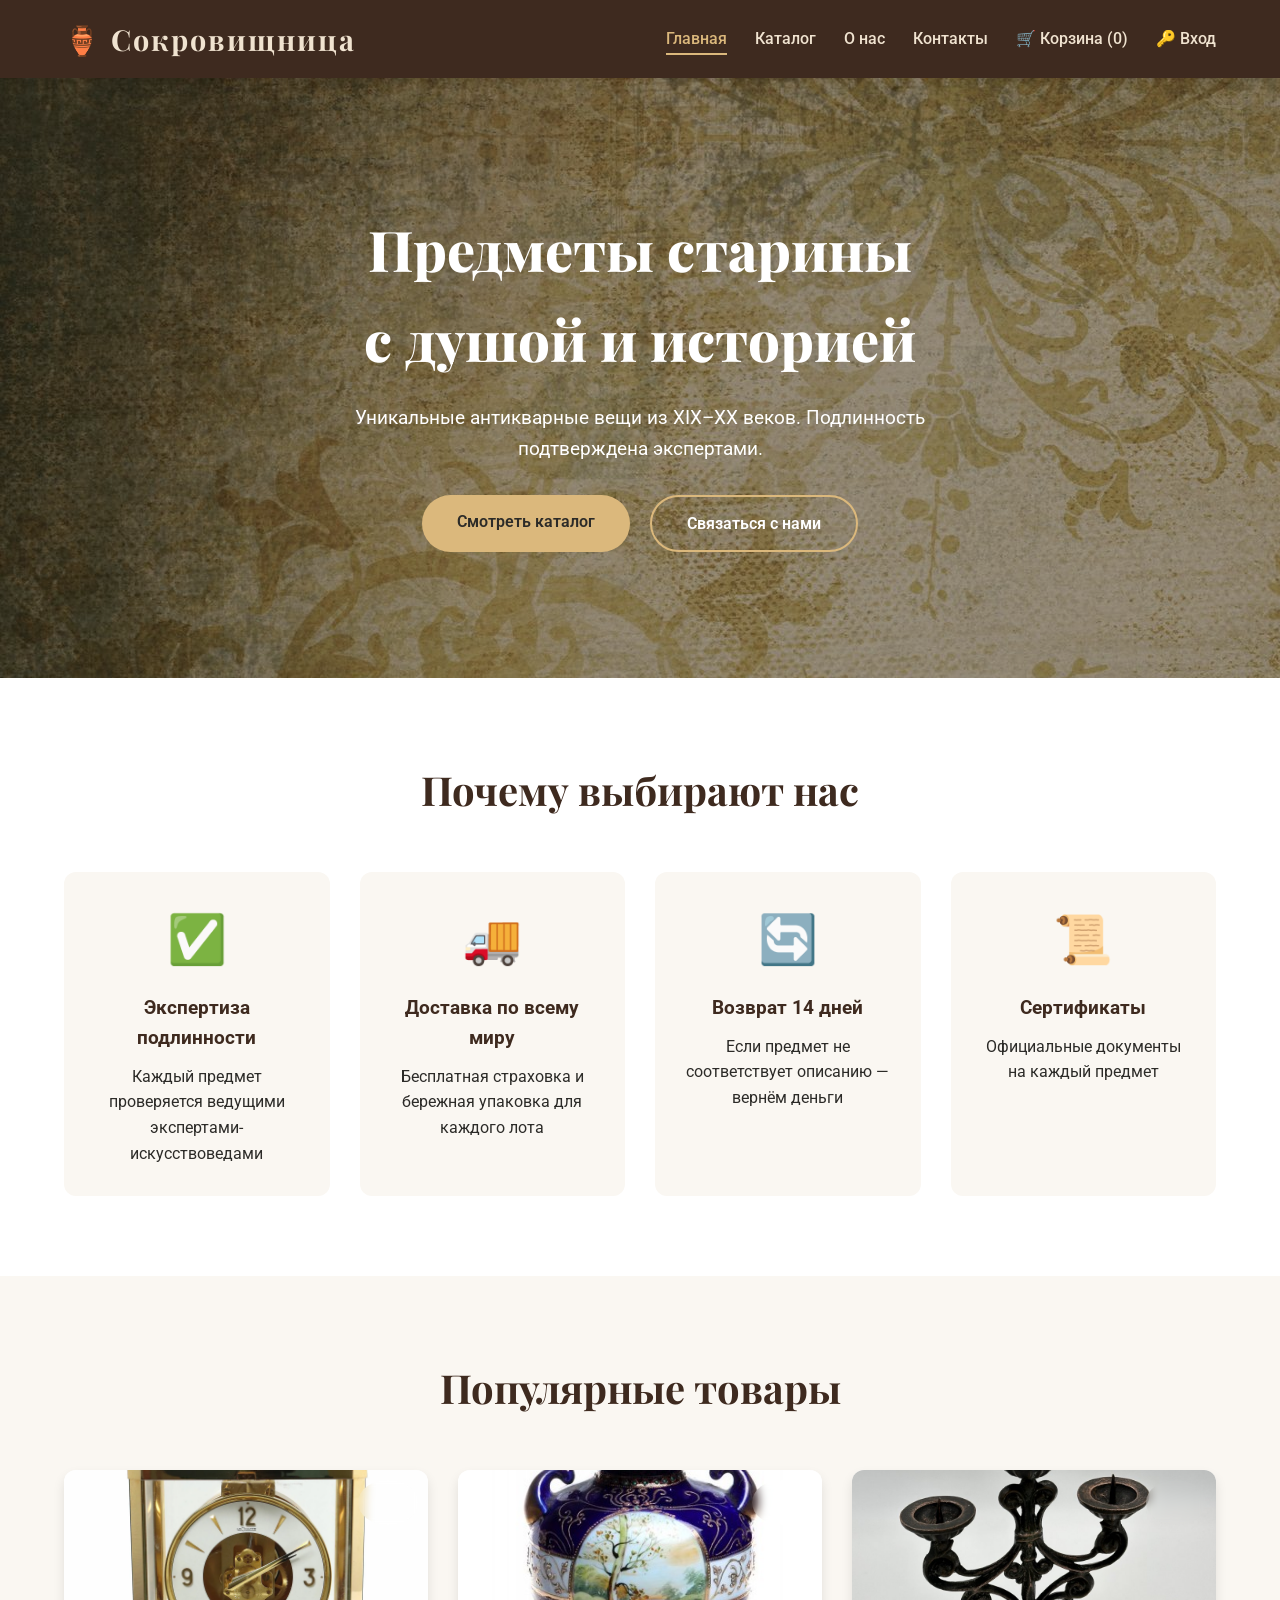
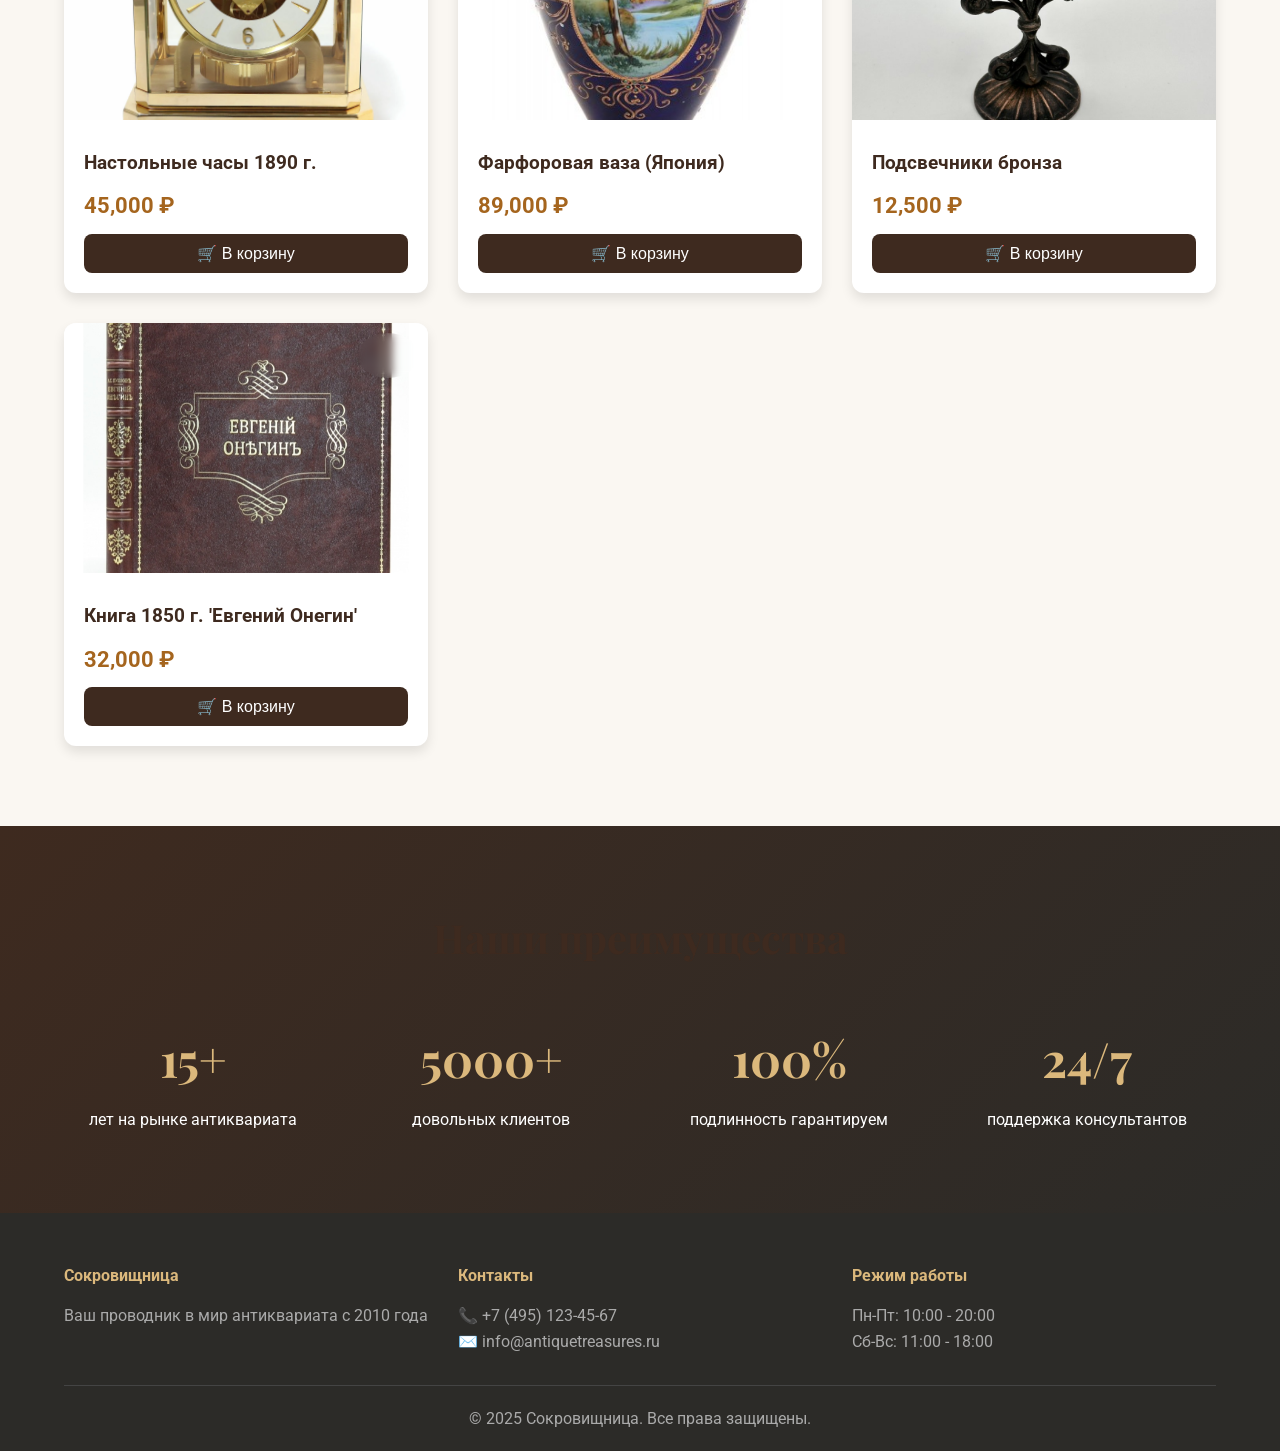
<file: index.html>
<!DOCTYPE html>
<html lang="ru">
<head>
    <meta charset="UTF-8">
    <meta name="viewport" content="width=device-width, initial-scale=1.0">
    <title>Сокровищница - Магазин антиквариата</title>
    <link rel="stylesheet" href="style.css">
    <link href="https://fonts.googleapis.com/css2?family=Playfair+Display:wght@400;500;600;700;800;900&family=Roboto:wght@300;400;500;700&display=swap" rel="stylesheet">
</head>
<body>
    <header>
        <div class="container header-flex">
            <div class="logo">🏺 Сокровищница</div>
            <nav>
                <a href="index.html" class="active">Главная</a>
                <a href="catalog.html">Каталог</a>
                <a href="about.html">О нас</a>
                <a href="contacts.html">Контакты</a>
                <a href="cart.html">🛒 Корзина (<span id="cartCount">0</span>)</a>
                <a href="profile.html" id="profileLink">👤 Профиль</a>
                <a href="login.html" id="authLink">🔑 Вход</a>
            </nav>
        </div>
    </header>

    <section class="hero">
        <div class="hero-overlay"></div>
        <div class="container hero-content">
            <h1>Предметы старины<br>с душой и историей</h1>
            <p>Уникальные антикварные вещи из XIX–XX веков. Подлинность подтверждена экспертами.</p>
            <div class="hero-buttons">
                <a href="#catalog" class="btn-primary">Смотреть каталог</a>
                <a href="contacts.html" class="btn-secondary">Связаться с нами</a>
            </div>
        </div>
    </section>

    <section class="features">
        <div class="container">
            <h2 class="section-title">Почему выбирают нас</h2>
            <div class="features-grid">
                <div class="feature">
                    <div class="feature-icon">✅</div>
                    <h3>Экспертиза подлинности</h3>
                    <p>Каждый предмет проверяется ведущими экспертами-искусствоведами</p>
                </div>
                <div class="feature">
                    <div class="feature-icon">🚚</div>
                    <h3>Доставка по всему миру</h3>
                    <p>Бесплатная страховка и бережная упаковка для каждого лота</p>
                </div>
                <div class="feature">
                    <div class="feature-icon">🔄</div>
                    <h3>Возврат 14 дней</h3>
                    <p>Если предмет не соответствует описанию — вернём деньги</p>
                </div>
                <div class="feature">
                    <div class="feature-icon">📜</div>
                    <h3>Сертификаты</h3>
                    <p>Официальные документы на каждый предмет</p>
                </div>
            </div>
        </div>
    </section>

    <section id="catalog" class="catalog">
        <div class="container">
            <h2 class="section-title">Популярные товары</h2>
            <div class="products-grid" id="productsGrid"></div>
        </div>
    </section>

    <section class="advantages">
        <div class="container">
            <h2 class="section-title">Наши преимущества</h2>
            <div class="advantages-content">
                <div class="advantage-item">
                    <div class="advantage-number">15+</div>
                    <p>лет на рынке антиквариата</p>
                </div>
                <div class="advantage-item">
                    <div class="advantage-number">5000+</div>
                    <p>довольных клиентов</p>
                </div>
                <div class="advantage-item">
                    <div class="advantage-number">100%</div>
                    <p>подлинность гарантируем</p>
                </div>
                <div class="advantage-item">
                    <div class="advantage-number">24/7</div>
                    <p>поддержка консультантов</p>
                </div>
            </div>
        </div>
    </section>

    <footer>
        <div class="container">
            <div class="footer-content">
                <div class="footer-section">
                    <h4>Сокровищница</h4>
                    <p>Ваш проводник в мир антиквариата с 2010 года</p>
                </div>
                <div class="footer-section">
                    <h4>Контакты</h4>
                    <p>📞 +7 (495) 123-45-67</p>
                    <p>✉️ info@antiquetreasures.ru</p>
                </div>
                <div class="footer-section">
                    <h4>Режим работы</h4>
                    <p>Пн-Пт: 10:00 - 20:00</p>
                    <p>Сб-Вс: 11:00 - 18:00</p>
                </div>
            </div>
            <div class="footer-bottom">
                <p>© 2025 Сокровищница. Все права защищены.</p>
            </div>
        </div>
    </footer>

    <script src="script.js"></script>
</body>
</html>
</file>
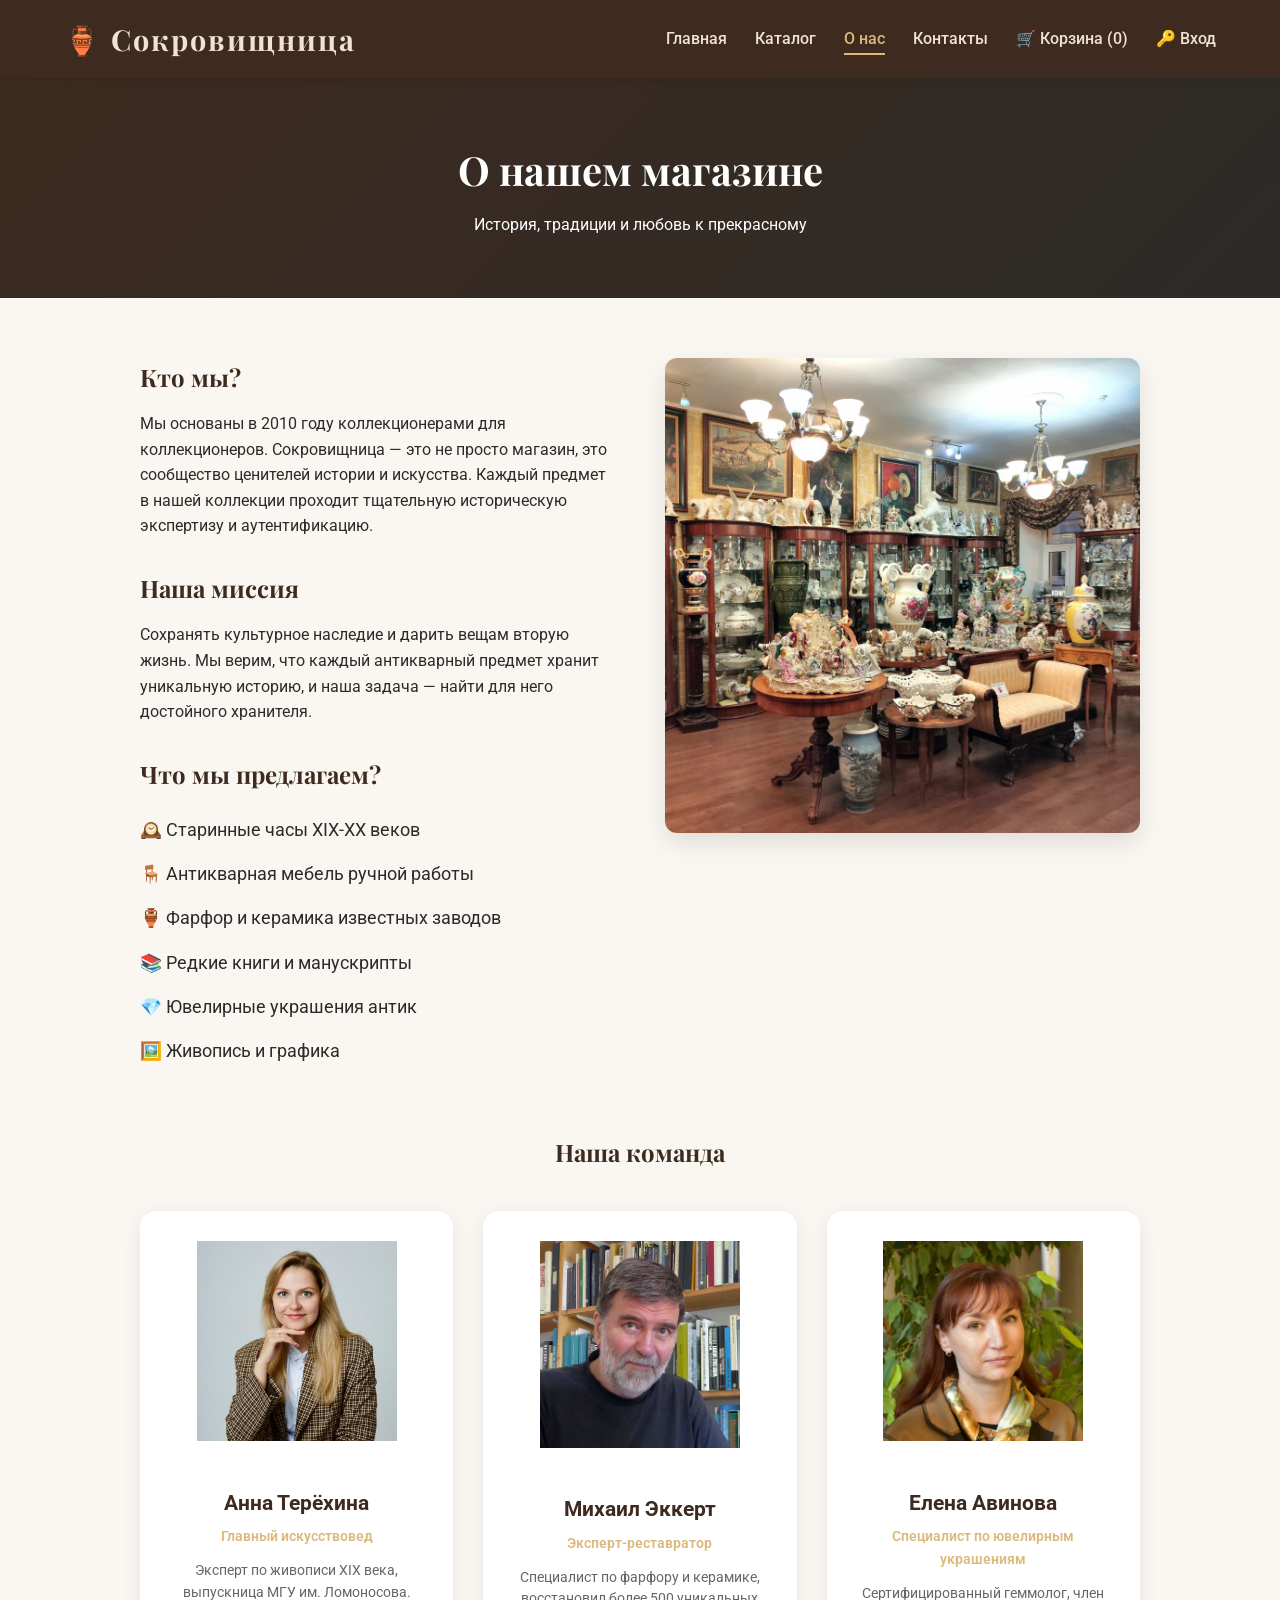
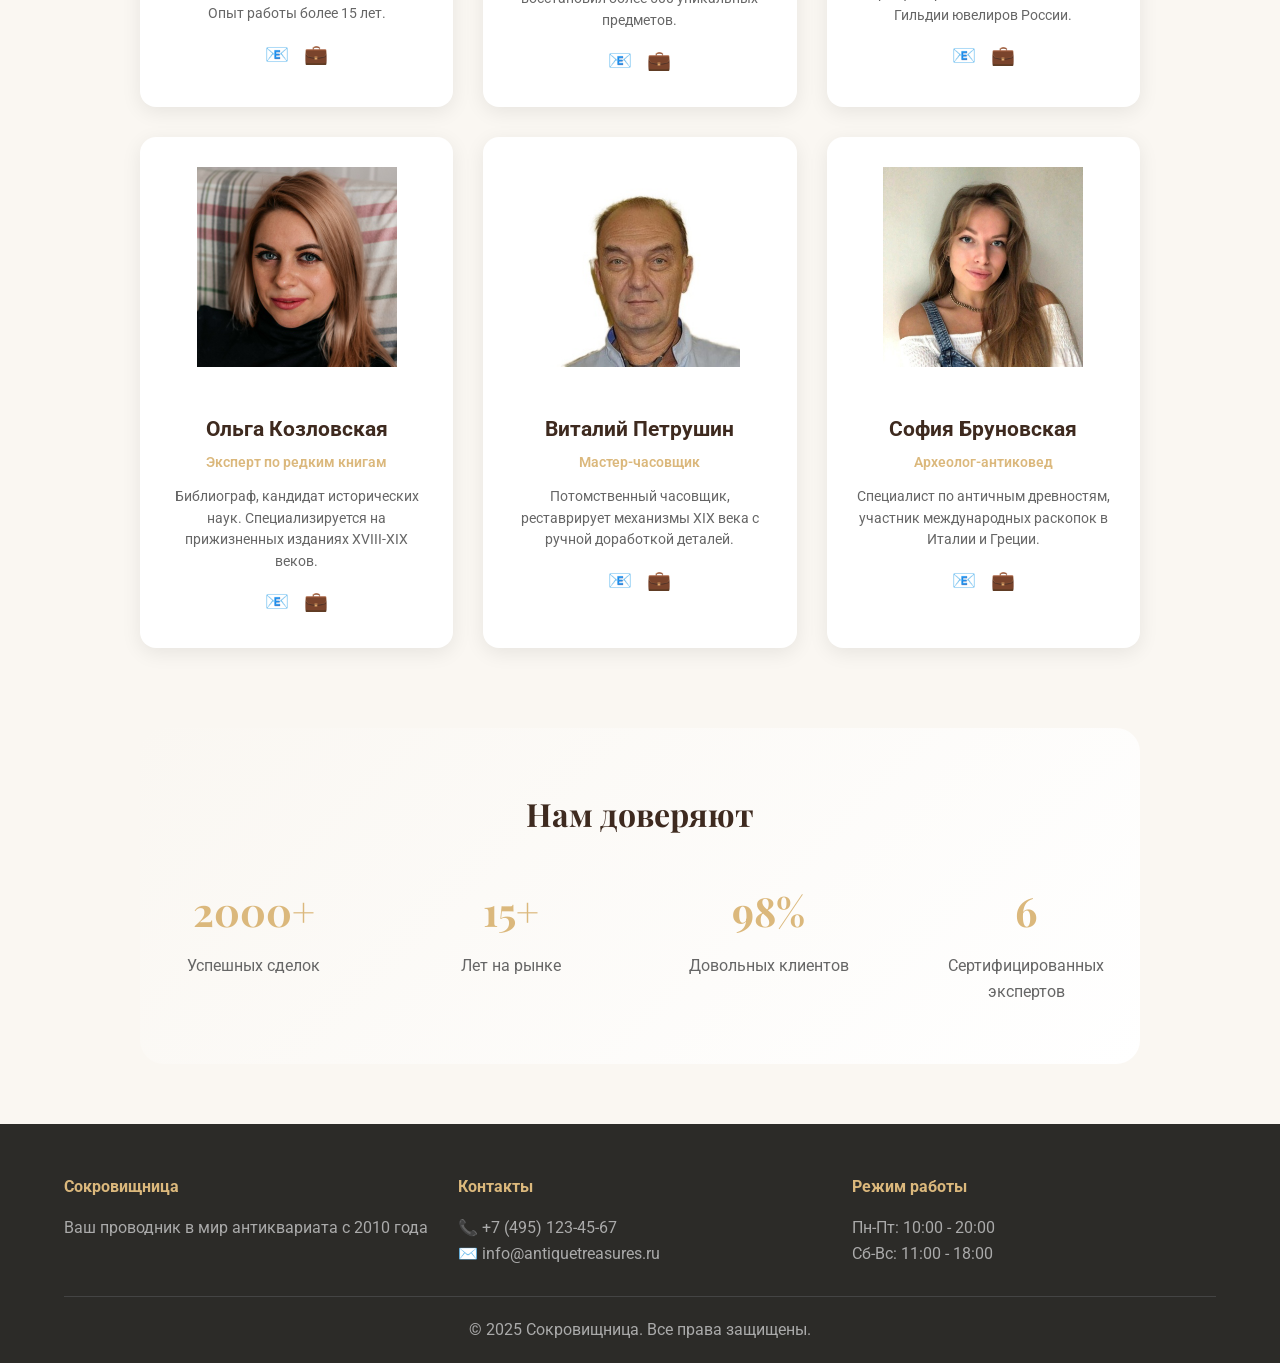
<file: about.html>
<!DOCTYPE html>
<html lang="ru">
<head>
    <meta charset="UTF-8">
    <meta name="viewport" content="width=device-width, initial-scale=1.0">
    <title>О нас - Сокровищница</title>
    <link rel="stylesheet" href="style.css">
    <link href="https://fonts.googleapis.com/css2?family=Playfair+Display:wght@400;500;600;700;800;900&family=Roboto:wght@300;400;500;700&display=swap" rel="stylesheet">
</head>
<body>
    <header>
        <div class="container header-flex">
            <div class="logo">🏺 Сокровищница</div>
            <nav>
                <a href="index.html">Главная</a>
                <a href="catalog.html">Каталог</a>
                <a href="about.html" class="active">О нас</a>
                <a href="contacts.html">Контакты</a>
                <a href="cart.html">🛒 Корзина (<span id="cartCount">0</span>)</a>
                <a href="profile.html" id="profileLink">👤 Профиль</a>
                <a href="login.html" id="authLink">🔑 Вход</a>
            </nav>
        </div>
    </header>

    <div class="page-banner">
        <div class="container">
            <h1>О нашем магазине</h1>
            <p>История, традиции и любовь к прекрасному</p>
        </div>
    </div>

    <div class="container page-content">
        <div class="about-section">
            <div class="about-grid">
                <div class="about-text">
                    <h2>Кто мы?</h2>
                    <p>Мы основаны в 2010 году коллекционерами для коллекционеров. Сокровищница — это не просто магазин, это сообщество ценителей истории и искусства. Каждый предмет в нашей коллекции проходит тщательную историческую экспертизу и аутентификацию.</p>
                    
                    <h2>Наша миссия</h2>
                    <p>Сохранять культурное наследие и дарить вещам вторую жизнь. Мы верим, что каждый антикварный предмет хранит уникальную историю, и наша задача — найти для него достойного хранителя.</p>
                    
                    <h2>Что мы предлагаем?</h2>
                    <ul class="about-list">
                        <li>🕰️ Старинные часы XIX-XX веков</li>
                        <li>🪑 Антикварная мебель ручной работы</li>
                        <li>🏺 Фарфор и керамика известных заводов</li>
                        <li>📚 Редкие книги и манускрипты</li>
                        <li>💎 Ювелирные украшения антик</li>
                        <li>🖼️ Живопись и графика</li>
                    </ul>
                </div>
                <div class="about-image">
                    <img src="images/shop.webp" alt="Наш магазин">
                </div>
            </div>
            
            <div class="team-section">
                <h2>Наша команда</h2>
                <div class="team-grid">
                    <div class="team-member">
                        <div class="member-photo"><img src="images/anna.jpg"></div>
                        <h3>Анна Терёхина</h3>
                        <p class="member-position">Главный искусствовед</p>
                        <p class="member-desc">Эксперт по живописи XIX века, выпускница МГУ им. Ломоносова. Опыт работы более 15 лет.</p>
                        <div class="member-social">
                            <a href="#">📧</a>
                            <a href="#">💼</a>
                        </div>
                    </div>
                    <div class="team-member">
                        <div class="member-photo"><img src="images/mih.jpg"></div>
                        <h3>Михаил Эккерт</h3>
                        <p class="member-position">Эксперт-реставратор</p>
                        <p class="member-desc">Специалист по фарфору и керамике, восстановил более 500 уникальных предметов.</p>
                        <div class="member-social">
                            <a href="#">📧</a>
                            <a href="#">💼</a>
                        </div>
                    </div>
                    <div class="team-member">
                        <div class="member-photo"><img src="images/elena.jpg"></div>
                        <h3>Елена Авинова</h3>
                        <p class="member-position">Специалист по ювелирным украшениям</p>
                        <p class="member-desc">Сертифицированный геммолог, член Гильдии ювелиров России.</p>
                        <div class="member-social">
                            <a href="#">📧</a>
                            <a href="#">💼</a>
                        </div>
                    </div>
                    <div class="team-member">
                        <div class="member-photo"><img src="images/olga.jpg"></div>
                        <h3>Ольга Козловская</h3>
                        <p class="member-position">Эксперт по редким книгам</p>
                        <p class="member-desc">Библиограф, кандидат исторических наук. Специализируется на прижизненных изданиях XVIII-XIX веков.</p>
                        <div class="member-social">
                            <a href="#">📧</a>
                            <a href="#">💼</a>
                        </div>
                    </div>
                    <div class="team-member">
                        <div class="member-photo"><img src="images/vit.jpg"></div>
                        <h3>Виталий Петрушин</h3>
                        <p class="member-position">Мастер-часовщик</p>
                        <p class="member-desc">Потомственный часовщик, реставрирует механизмы XIX века с ручной доработкой деталей.</p>
                        <div class="member-social">
                            <a href="#">📧</a>
                            <a href="#">💼</a>
                        </div>
                    </div>
                    <div class="team-member">
                        <div class="member-photo"><img src="images/sofia.jpg"></div>
                        <h3>София Бруновская</h3>
                        <p class="member-position">Археолог-антиковед</p>
                        <p class="member-desc">Специалист по античным древностям, участник международных раскопок в Италии и Греции.</p>
                        <div class="member-social">
                            <a href="#">📧</a>
                            <a href="#">💼</a>
                        </div>
                    </div>
                </div>
            </div>

            <div class="trust-section">
                <h2>Нам доверяют</h2>
                <div class="trust-grid">
                    <div class="trust-item">
                        <div class="trust-number">2000+</div>
                        <p>Успешных сделок</p>
                    </div>
                    <div class="trust-item">
                        <div class="trust-number">15+</div>
                        <p>Лет на рынке</p>
                    </div>
                    <div class="trust-item">
                        <div class="trust-number">98%</div>
                        <p>Довольных клиентов</p>
                    </div>
                    <div class="trust-item">
                        <div class="trust-number">6</div>
                        <p>Сертифицированных экспертов</p>
                    </div>
                </div>
            </div>
        </div>
    </div>

    <footer>
        <div class="container">
            <div class="footer-content">
                <div class="footer-section">
                    <h4>Сокровищница</h4>
                    <p>Ваш проводник в мир антиквариата с 2010 года</p>
                </div>
                <div class="footer-section">
                    <h4>Контакты</h4>
                    <p>📞 +7 (495) 123-45-67</p>
                    <p>✉️ info@antiquetreasures.ru</p>
                </div>
                <div class="footer-section">
                    <h4>Режим работы</h4>
                    <p>Пн-Пт: 10:00 - 20:00</p>
                    <p>Сб-Вс: 11:00 - 18:00</p>
                </div>
            </div>
            <div class="footer-bottom">
                <p>© 2025 Сокровищница. Все права защищены.</p>
            </div>
        </div>
    </footer>

    <script src="script.js"></script>
</body>
</html>
</file>
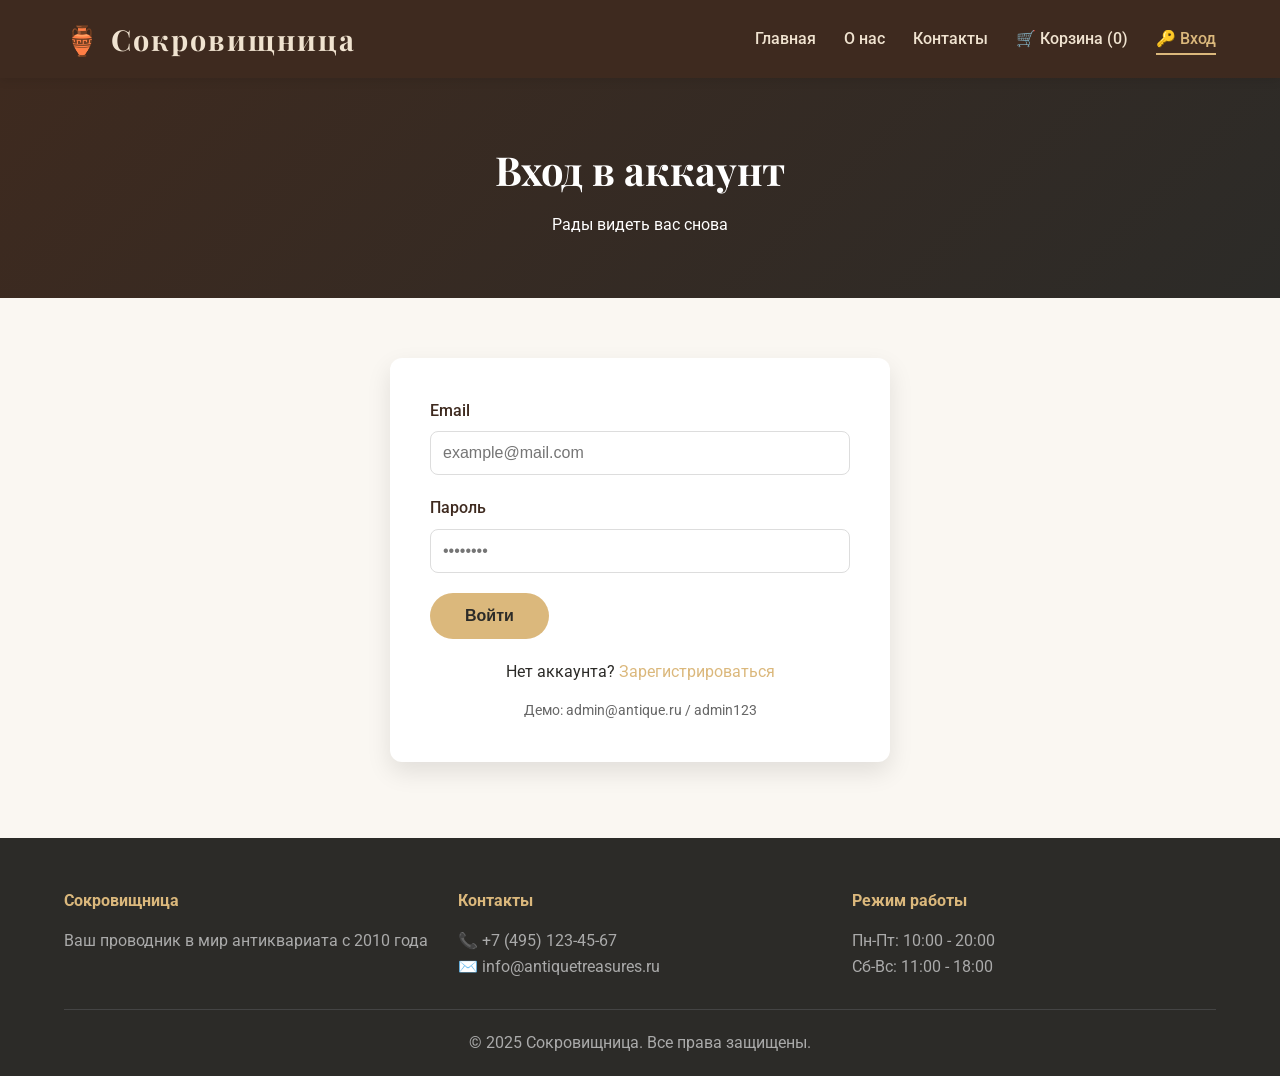
<file: admin.html>
<!DOCTYPE html>
<html lang="ru">
<head>
    <meta charset="UTF-8">
    <meta name="viewport" content="width=device-width, initial-scale=1.0">
    <title>Админ-панель - Сокровищница</title>
    <link rel="stylesheet" href="style.css">
    <link href="https://fonts.googleapis.com/css2?family=Playfair+Display:wght@400;500;600;700;800;900&family=Roboto:wght@300;400;500;700&display=swap" rel="stylesheet">
</head>
<body>
    <header>
        <div class="container header-flex">
            <div class="logo">🏺 Сокровищница</div>
            <nav>
                <a href="index.html">Главная</a>
                <a href="catalog.html">Каталог</a>
                <a href="about.html">О нас</a>
                <a href="contacts.html">Контакты</a>
                <a href="cart.html">🛒 Корзина (<span id="cartCount">0</span>)</a>
                <a href="profile.html" id="profileLink" class="active">👤 Профиль</a>
                <a href="login.html" id="authLink">🔑 Вход</a>
            </nav>
        </div>
    </header>

    <div class="page-banner">
        <div class="container">
            <h1>Административная панель</h1>
            <p>Управление товарами и заказами</p>
        </div>
    </div>

    <div class="container page-content">
        <div class="admin-container">
            <div class="admin-sidebar">
                <button class="admin-nav-btn active" data-admin-tab="products">📦 Управление товарами</button>
                <button class="admin-nav-btn" data-admin-tab="orders">📋 Управление заказами</button>
                <button class="admin-nav-btn" data-admin-tab="users">👥 Пользователи</button>
                <button class="admin-nav-btn logout-btn" onclick="logout()">🚪 Выйти</button>
            </div>
            <div class="admin-content">
                <div id="productsTab" class="admin-tab active">
                    <div class="admin-header">
                        <h2>Товары</h2>
                        <button class="btn-primary" onclick="showAddProductModal()">+ Добавить товар</button>
                    </div>
                    <div class="products-table" id="adminProductsTable"></div>
                </div>
                <div id="ordersTab" class="admin-tab">
                    <h2>Заказы</h2>
                    <div class="orders-table" id="adminOrdersTable"></div>
                </div>
                <div id="usersTab" class="admin-tab">
                    <h2>Пользователи</h2>
                    <div class="users-table" id="adminUsersTable"></div>
                </div>
            </div>
        </div>
    </div>

    <div id="productModal" class="modal">
        <div class="modal-content">
            <span class="close" onclick="closeModal()">&times;</span>
            <h2>Добавить/Редактировать товар</h2>
            <form id="productForm">
                <input type="hidden" id="productId">
                <div class="form-group">
                    <label>Название товара</label>
                    <input type="text" id="productName" required>
                </div>
                <div class="form-group">
                    <label>Цена (₽)</label>
                    <input type="number" id="productPrice" required>
                </div>
                <div class="form-group">
                    <label>URL изображения</label>
                    <input type="text" id="productImage">
                </div>
                <div class="form-group">
                    <label>Описание</label>
                    <textarea id="productDescription" rows="3"></textarea>
                </div>
                <button type="submit" class="btn-primary">Сохранить</button>
            </form>
        </div>
    </div>

    <footer>
        <div class="container">
            <div class="footer-content">
                <div class="footer-section">
                    <h4>Сокровищница</h4>
                    <p>Ваш проводник в мир антиквариата с 2010 года</p>
                </div>
                <div class="footer-section">
                    <h4>Контакты</h4>
                    <p>📞 +7 (495) 123-45-67</p>
                    <p>✉️ info@antiquetreasures.ru</p>
                </div>
                <div class="footer-section">
                    <h4>Режим работы</h4>
                    <p>Пн-Пт: 10:00 - 20:00</p>
                    <p>Сб-Вс: 11:00 - 18:00</p>
                </div>
            </div>
            <div class="footer-bottom">
                <p>© 2025 Сокровищница. Все права защищены.</p>
            </div>
        </div>
    </footer>

    <script src="script.js"></script>
</body>
</html>
</file>
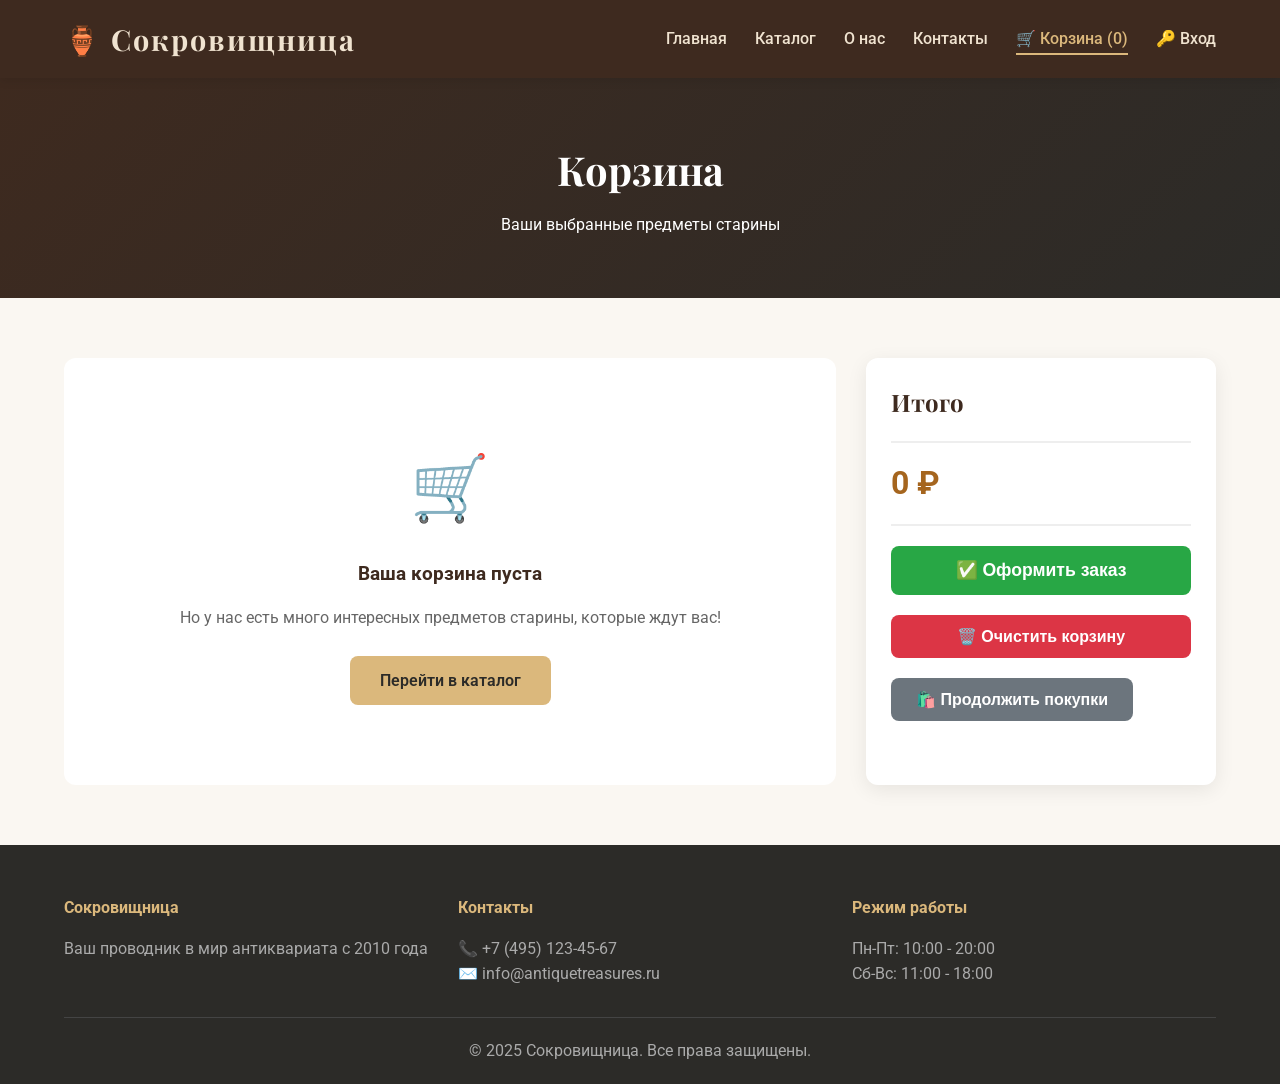
<file: cart.html>
<!DOCTYPE html>
<html lang="ru">
<head>
    <meta charset="UTF-8">
    <meta name="viewport" content="width=device-width, initial-scale=1.0">
    <title>Корзина - Сокровищница</title>
    <link rel="stylesheet" href="style.css">
    <link href="https://fonts.googleapis.com/css2?family=Playfair+Display:wght@400;500;600;700;800;900&family=Roboto:wght@300;400;500;700&display=swap" rel="stylesheet">
</head>
<body>
    <header>
        <div class="container header-flex">
            <div class="logo">🏺 Сокровищница</div>
            <nav>
                <a href="index.html">Главная</a>
                <a href="catalog.html">Каталог</a>
                <a href="about.html">О нас</a>
                <a href="contacts.html">Контакты</a>
                <a href="cart.html" class="active">🛒 Корзина (<span id="cartCount">0</span>)</a>
                <a href="profile.html" id="profileLink">👤 Профиль</a>
                <a href="login.html" id="authLink">🔑 Вход</a>
            </nav>
        </div>
    </header>

    <div class="page-banner">
        <div class="container">
            <h1>Корзина</h1>
            <p>Ваши выбранные предметы старины</p>
        </div>
    </div>

    <div class="container page-content">
        <div class="cart-container">
            <div class="cart-items" id="cartItems"></div>
            <div class="cart-summary">
                <h3>Итого</h3>
                <div class="cart-total" id="cartTotal">0 ₽</div>
                <button class="btn-primary checkout-btn" onclick="window.location.href='checkout.html'">✅ Оформить заказ</button>
                <button class="btn-clear" onclick="clearCart()">🗑️ Очистить корзину</button>
                <button class="btn-continue" onclick="window.location.href='index.html#catalog'">🛍️ Продолжить покупки</button>
            </div>
        </div>
    </div>

    <footer>
        <div class="container">
            <div class="footer-content">
                <div class="footer-section">
                    <h4>Сокровищница</h4>
                    <p>Ваш проводник в мир антиквариата с 2010 года</p>
                </div>
                <div class="footer-section">
                    <h4>Контакты</h4>
                    <p>📞 +7 (495) 123-45-67</p>
                    <p>✉️ info@antiquetreasures.ru</p>
                </div>
                <div class="footer-section">
                    <h4>Режим работы</h4>
                    <p>Пн-Пт: 10:00 - 20:00</p>
                    <p>Сб-Вс: 11:00 - 18:00</p>
                </div>
            </div>
            <div class="footer-bottom">
                <p>© 2025 Сокровищница. Все права защищены.</p>
            </div>
        </div>
    </footer>

    <script src="script.js"></script>
</body>
</html>
</file>
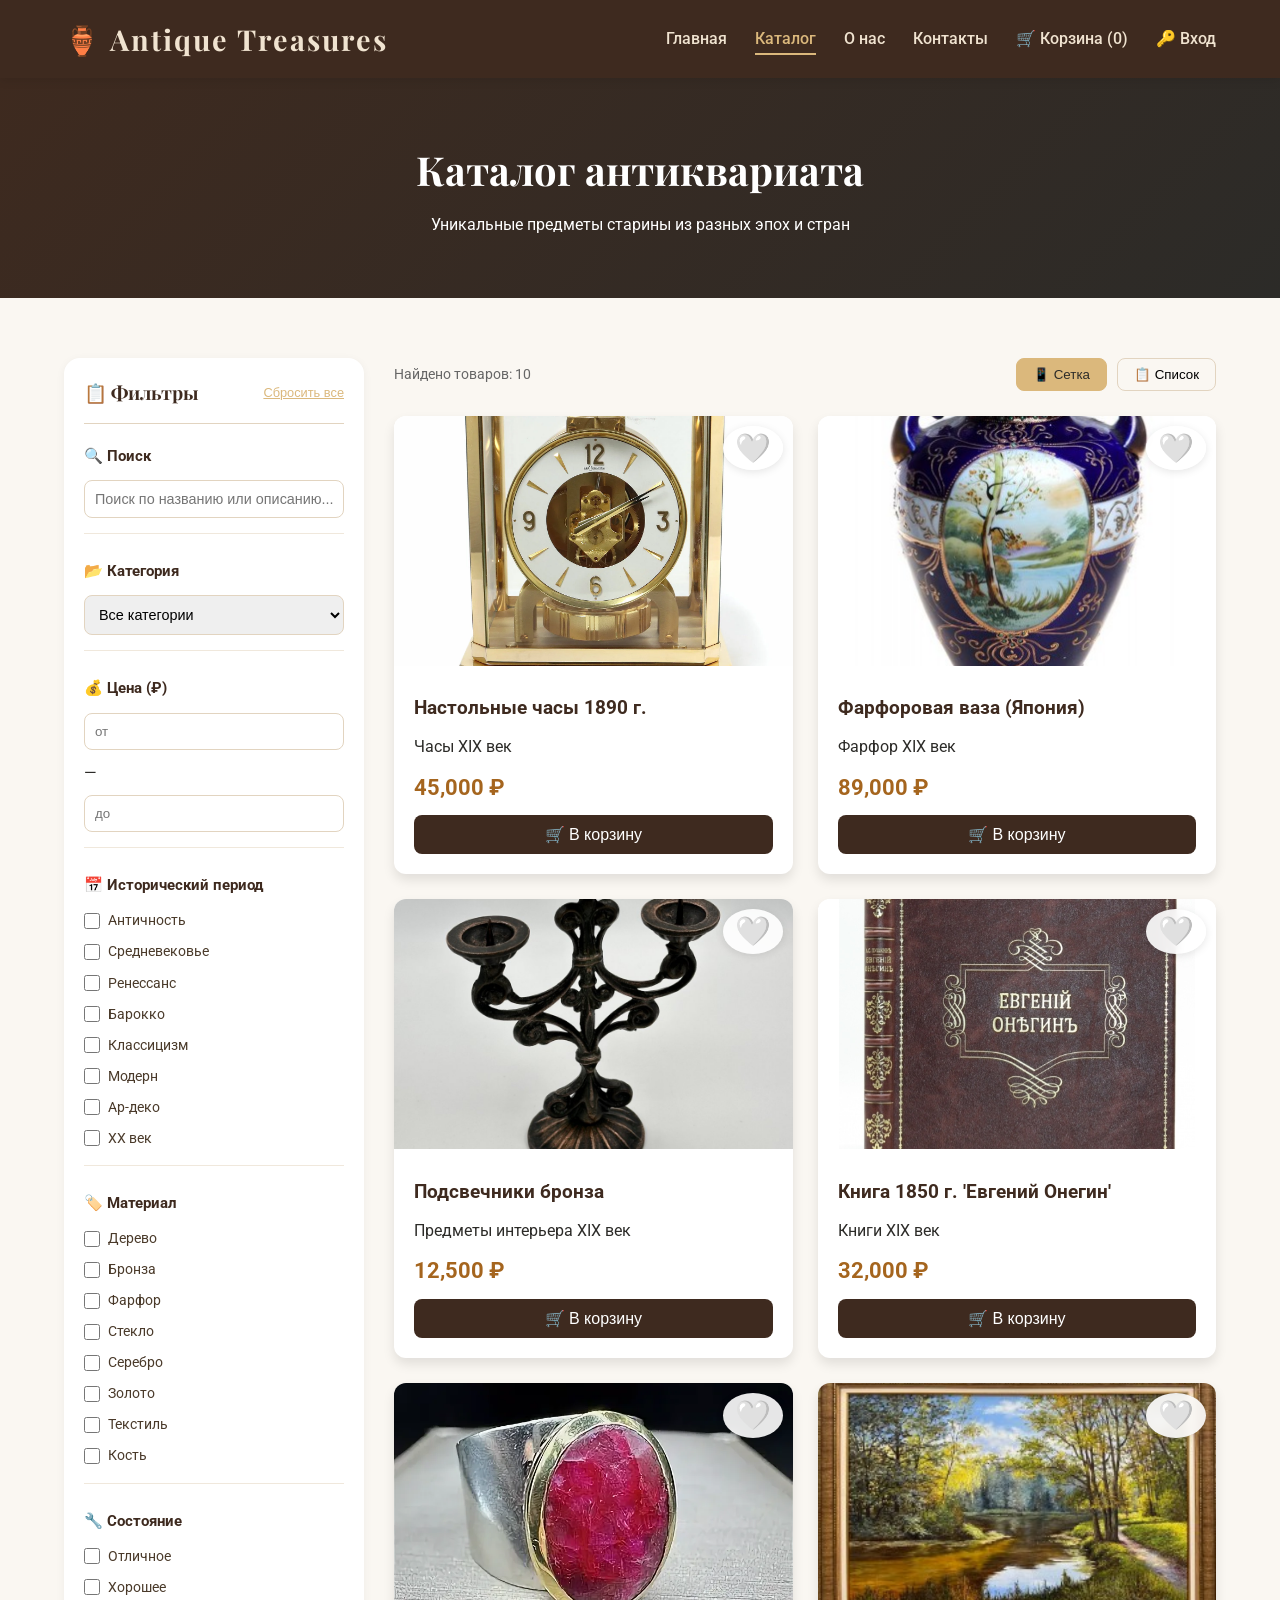
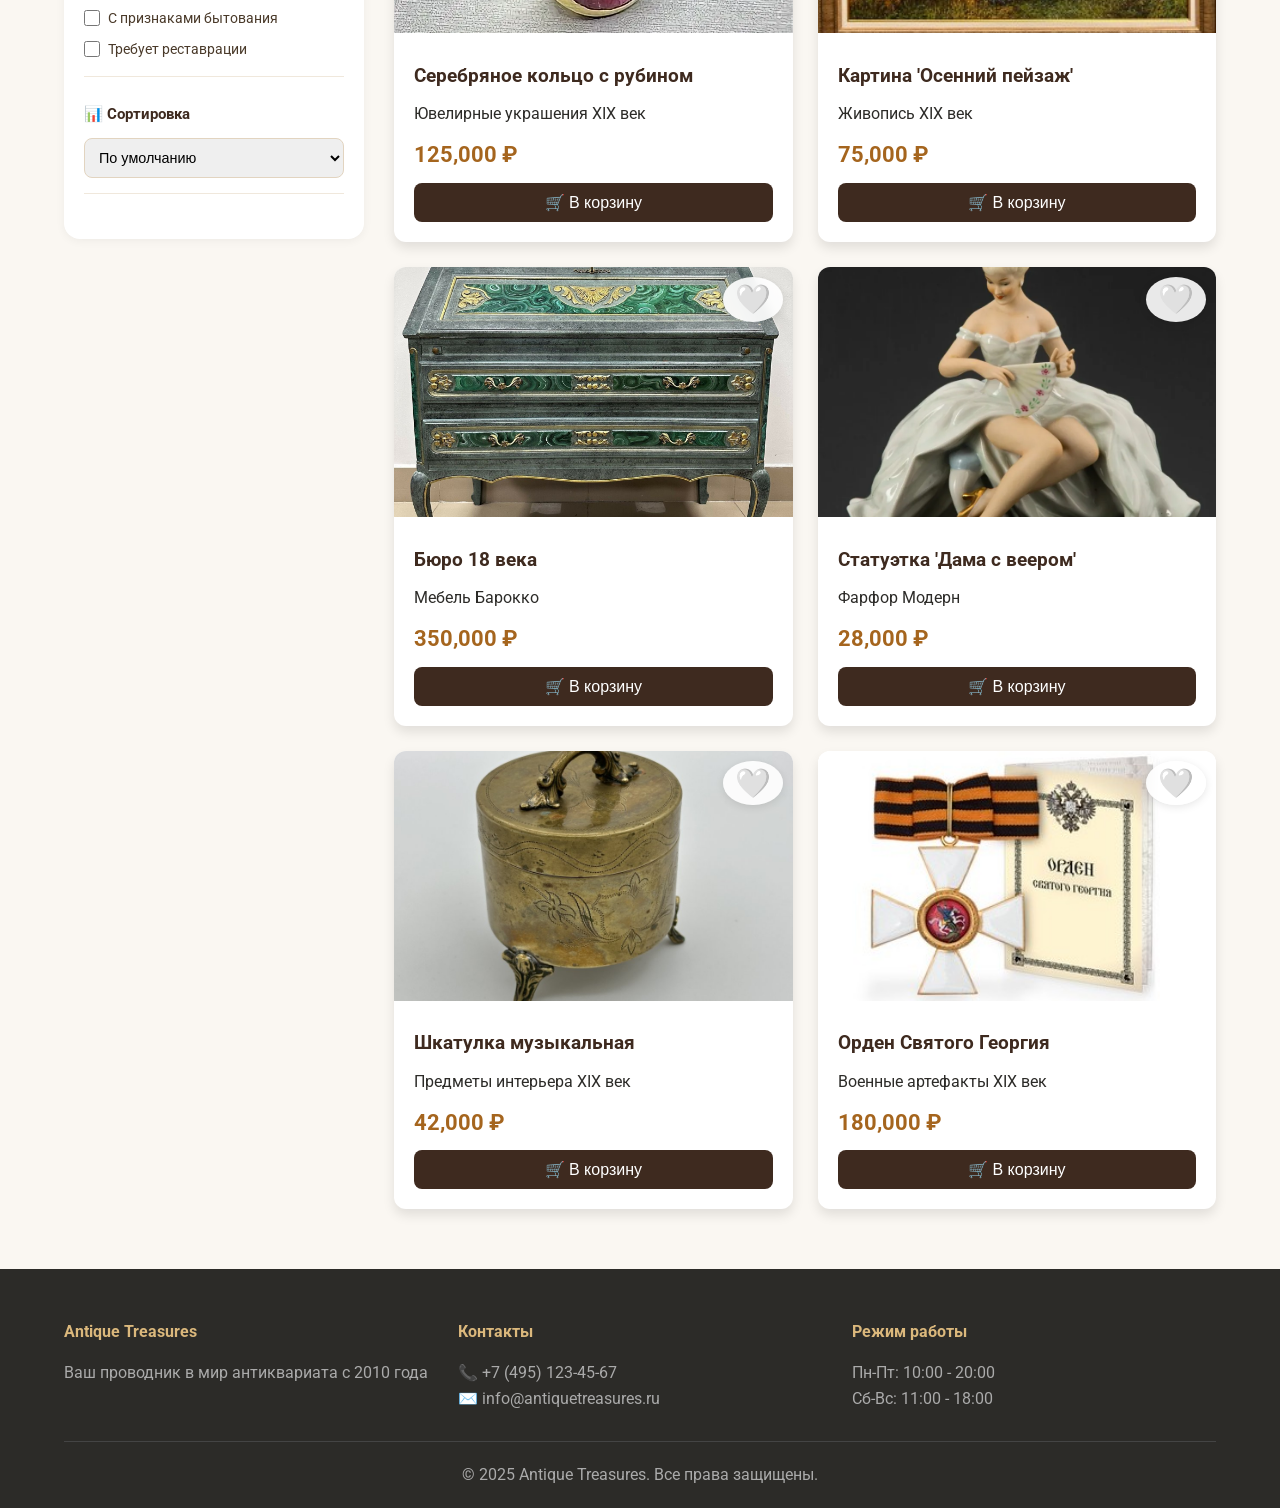
<file: catalog.html>
<!DOCTYPE html>
<html lang="ru">
<head>
    <meta charset="UTF-8">
    <meta name="viewport" content="width=device-width, initial-scale=1.0">
    <title>Каталог антиквариата - Antique Treasures</title>
    <link rel="stylesheet" href="style.css">
    <link href="https://fonts.googleapis.com/css2?family=Playfair+Display:wght@400;500;600;700;800;900&family=Roboto:wght@300;400;500;700&display=swap" rel="stylesheet">
</head>
<body>
    <header>
        <div class="container header-flex">
            <div class="logo">🏺 Antique Treasures</div>
            <nav>
                <a href="index.html">Главная</a>
                <a href="catalog.html" class="active">Каталог</a>
                <a href="about.html">О нас</a>
                <a href="contacts.html">Контакты</a>
                <a href="cart.html">🛒 Корзина (<span id="cartCount">0</span>)</a>
                <a href="profile.html" id="profileLink">👤 Профиль</a>
                <a href="login.html" id="authLink">🔑 Вход</a>
            </nav>
        </div>
    </header>

    <div class="page-banner">
        <div class="container">
            <h1>Каталог антиквариата</h1>
            <p>Уникальные предметы старины из разных эпох и стран</p>
        </div>
    </div>

    <div class="container page-content">
        <div class="catalog-layout">
            <!-- Боковая панель фильтров -->
            <aside class="filters-sidebar">
                <div class="filters-header">
                    <h3>📋 Фильтры</h3>
                    <button class="reset-filters" onclick="resetFilters()">Сбросить все</button>
                </div>

                <!-- Поиск -->
                <div class="filter-group">
                    <h4>🔍 Поиск</h4>
                    <input type="text" id="searchInput" placeholder="Поиск по названию или описанию..." class="filter-input">
                </div>

                <!-- Категория -->
                <div class="filter-group">
                    <h4>📂 Категория</h4>
                    <select id="categoryFilter" class="filter-select">
                        <option value="all">Все категории</option>
                        <option value="Часы">🕰️ Часы</option>
                        <option value="Мебель">🪑 Мебель</option>
                        <option value="Фарфор">🏺 Фарфор и керамика</option>
                        <option value="Книги">📚 Книги и манускрипты</option>
                        <option value="Ювелирные украшения">💎 Ювелирные украшения</option>
                        <option value="Живопись">🖼️ Живопись и графика</option>
                        <option value="Предметы интерьера">🕯️ Предметы интерьера</option>
                        <option value="Военные артефакты">⚔️ Военные артефакты</option>
                        <option value="Религиозные предметы">⛪ Религиозные предметы</option>
                    </select>
                </div>

                <!-- Цена -->
                <div class="filter-group">
                    <h4>💰 Цена (₽)</h4>
                    <div class="price-range">
                        <input type="number" id="minPrice" placeholder="от" class="price-input">
                        <span>—</span>
                        <input type="number" id="maxPrice" placeholder="до" class="price-input">
                    </div>
                </div>

                <!-- Исторический период -->
                <div class="filter-group">
                    <h4>📅 Исторический период</h4>
                    <div class="checkbox-group">
                        <label><input type="checkbox" value="Античность"> Античность</label>
                        <label><input type="checkbox" value="Средневековье"> Средневековье</label>
                        <label><input type="checkbox" value="Ренессанс"> Ренессанс</label>
                        <label><input type="checkbox" value="Барокко"> Барокко</label>
                        <label><input type="checkbox" value="Классицизм"> Классицизм</label>
                        <label><input type="checkbox" value="Модерн"> Модерн</label>
                        <label><input type="checkbox" value="Ар-деко"> Ар-деко</label>
                        <label><input type="checkbox" value="XX век"> XX век</label>
                    </div>
                </div>

                <!-- Материал -->
                <div class="filter-group">
                    <h4>🏷️ Материал</h4>
                    <div class="checkbox-group">
                        <label><input type="checkbox" value="Дерево"> Дерево</label>
                        <label><input type="checkbox" value="Бронза"> Бронза</label>
                        <label><input type="checkbox" value="Фарфор"> Фарфор</label>
                        <label><input type="checkbox" value="Стекло"> Стекло</label>
                        <label><input type="checkbox" value="Серебро"> Серебро</label>
                        <label><input type="checkbox" value="Золото"> Золото</label>
                        <label><input type="checkbox" value="Текстиль"> Текстиль</label>
                        <label><input type="checkbox" value="Кость"> Кость</label>
                    </div>
                </div>

                <!-- Состояние -->
                <div class="filter-group">
                    <h4>🔧 Состояние</h4>
                    <div class="checkbox-group">
                        <label><input type="checkbox" value="Отличное"> Отличное</label>
                        <label><input type="checkbox" value="Хорошее"> Хорошее</label>
                        <label><input type="checkbox" value="С признаками бытования"> С признаками бытования</label>
                        <label><input type="checkbox" value="Требует реставрации"> Требует реставрации</label>
                    </div>
                </div>

                <!-- Сортировка -->
                <div class="filter-group">
                    <h4>📊 Сортировка</h4>
                    <select id="sortBy" class="filter-select">
                        <option value="default">По умолчанию</option>
                        <option value="price_asc">Цена: по возрастанию</option>
                        <option value="price_desc">Цена: по убыванию</option>
                        <option value="name_asc">Название: А-Я</option>
                        <option value="name_desc">Название: Я-А</option>
                        <option value="newest">Сначала новые</option>
                    </select>
                </div>
            </aside>

            <!-- Основная область с товарами -->
            <main class="catalog-main">
                <div class="catalog-header">
                    <div class="results-count">
                        Найдено товаров: <span id="productsCount">0</span>
                    </div>
                    <div class="view-toggle">
                        <button class="view-btn active" data-view="grid" onclick="setView('grid')">📱 Сетка</button>
                        <button class="view-btn" data-view="list" onclick="setView('list')">📋 Список</button>
                    </div>
                </div>

                <div id="catalogProductsGrid" class="products-grid grid-view"></div>
            </main>
        </div>
    </div>

    <footer>
        <div class="container">
            <div class="footer-content">
                <div class="footer-section">
                    <h4>Antique Treasures</h4>
                    <p>Ваш проводник в мир антиквариата с 2010 года</p>
                </div>
                <div class="footer-section">
                    <h4>Контакты</h4>
                    <p>📞 +7 (495) 123-45-67</p>
                    <p>✉️ info@antiquetreasures.ru</p>
                </div>
                <div class="footer-section">
                    <h4>Режим работы</h4>
                    <p>Пн-Пт: 10:00 - 20:00</p>
                    <p>Сб-Вс: 11:00 - 18:00</p>
                </div>
            </div>
            <div class="footer-bottom">
                <p>© 2025 Antique Treasures. Все права защищены.</p>
            </div>
        </div>
    </footer>

    <script src="script.js"></script>
</body>
</html>
</file>
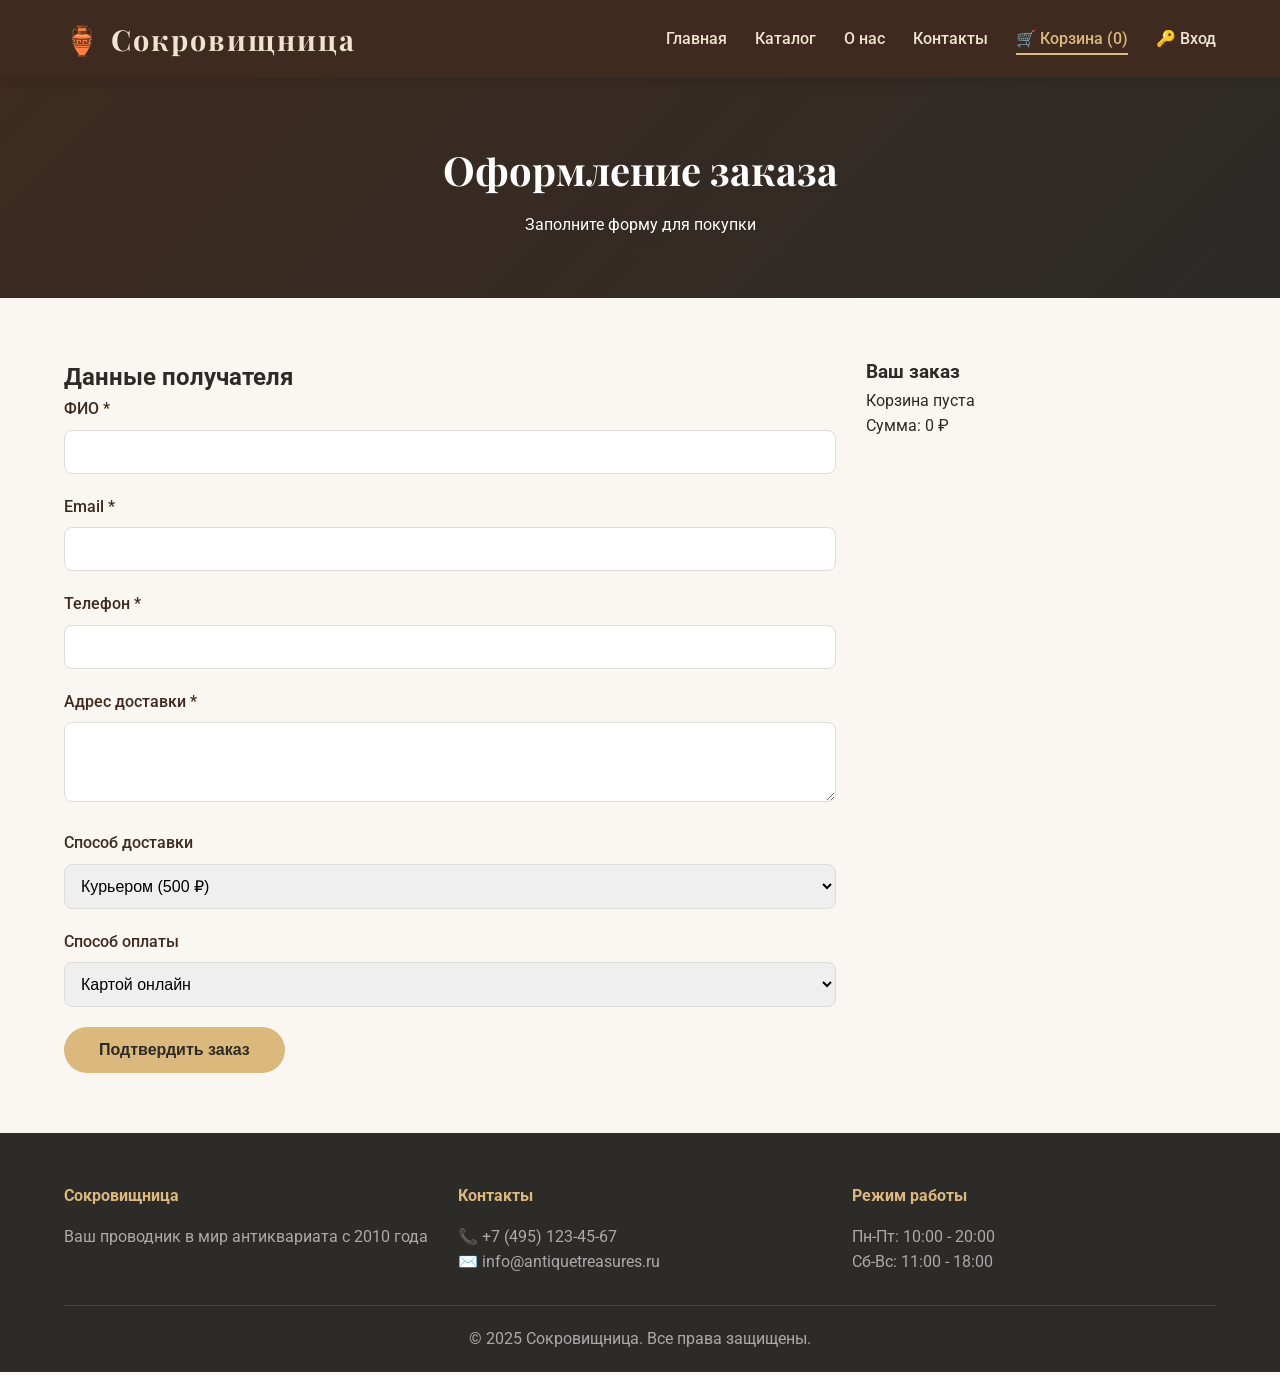
<file: checkout.html>
<!DOCTYPE html>
<html lang="ru">
<head>
    <meta charset="UTF-8">
    <meta name="viewport" content="width=device-width, initial-scale=1.0">
    <title>Оформление заказа - Сокровищница</title>
    <link rel="stylesheet" href="style.css">
    <link href="https://fonts.googleapis.com/css2?family=Playfair+Display:wght@400;500;600;700;800;900&family=Roboto:wght@300;400;500;700&display=swap" rel="stylesheet">
</head>
<body>
    <header>
        <div class="container header-flex">
            <div class="logo">🏺 Сокровищница</div>
            <nav>
                <a href="index.html">Главная</a>
                <a href="catalog.html">Каталог</a>
                <a href="about.html">О нас</a>
                <a href="contacts.html">Контакты</a>
                <a href="cart.html" class="active">🛒 Корзина (<span id="cartCount">0</span>)</a>
                <a href="profile.html" id="profileLink">👤 Профиль</a>
                <a href="login.html" id="authLink">🔑 Вход</a>
            </nav>
        </div>
    </header>

    <div class="page-banner">
        <div class="container">
            <h1>Оформление заказа</h1>
            <p>Заполните форму для покупки</p>
        </div>
    </div>

    <div class="container page-content">
        <div class="checkout-container">
            <div class="checkout-form">
                <h2>Данные получателя</h2>
                <form id="orderForm">
                    <div class="form-group">
                        <label>ФИО *</label>
                        <input type="text" id="fullName" required>
                    </div>
                    <div class="form-group">
                        <label>Email *</label>
                        <input type="email" id="email" required>
                    </div>
                    <div class="form-group">
                        <label>Телефон *</label>
                        <input type="tel" id="phone" required>
                    </div>
                    <div class="form-group">
                        <label>Адрес доставки *</label>
                        <textarea id="address" rows="3" required></textarea>
                    </div>
                    <div class="form-group">
                        <label>Способ доставки</label>
                        <select id="delivery">
                            <option>Курьером (500 ₽)</option>
                            <option>Почтой России (300 ₽)</option>
                            <option>Самовывоз (бесплатно)</option>
                        </select>
                    </div>
                    <div class="form-group">
                        <label>Способ оплаты</label>
                        <select id="payment">
                            <option>Картой онлайн</option>
                            <option>Наличными при получении</option>
                            <option>Безналичный расчет</option>
                        </select>
                    </div>
                    <button type="submit" class="btn-primary">Подтвердить заказ</button>
                </form>
            </div>
            <div class="checkout-summary">
                <h3>Ваш заказ</h3>
                <div id="orderItems"></div>
                <div class="order-total">
                    <span>Сумма:</span>
                    <span id="orderTotal">0 ₽</span>
                </div>
            </div>
        </div>
    </div>

    <footer>
        <div class="container">
            <div class="footer-content">
                <div class="footer-section">
                    <h4>Сокровищница</h4>
                    <p>Ваш проводник в мир антиквариата с 2010 года</p>
                </div>
                <div class="footer-section">
                    <h4>Контакты</h4>
                    <p>📞 +7 (495) 123-45-67</p>
                    <p>✉️ info@antiquetreasures.ru</p>
                </div>
                <div class="footer-section">
                    <h4>Режим работы</h4>
                    <p>Пн-Пт: 10:00 - 20:00</p>
                    <p>Сб-Вс: 11:00 - 18:00</p>
                </div>
            </div>
            <div class="footer-bottom">
                <p>© 2025 Сокровищница. Все права защищены.</p>
            </div>
        </div>
    </footer>

    <script src="script.js"></script>
</body>
</html>
</file>
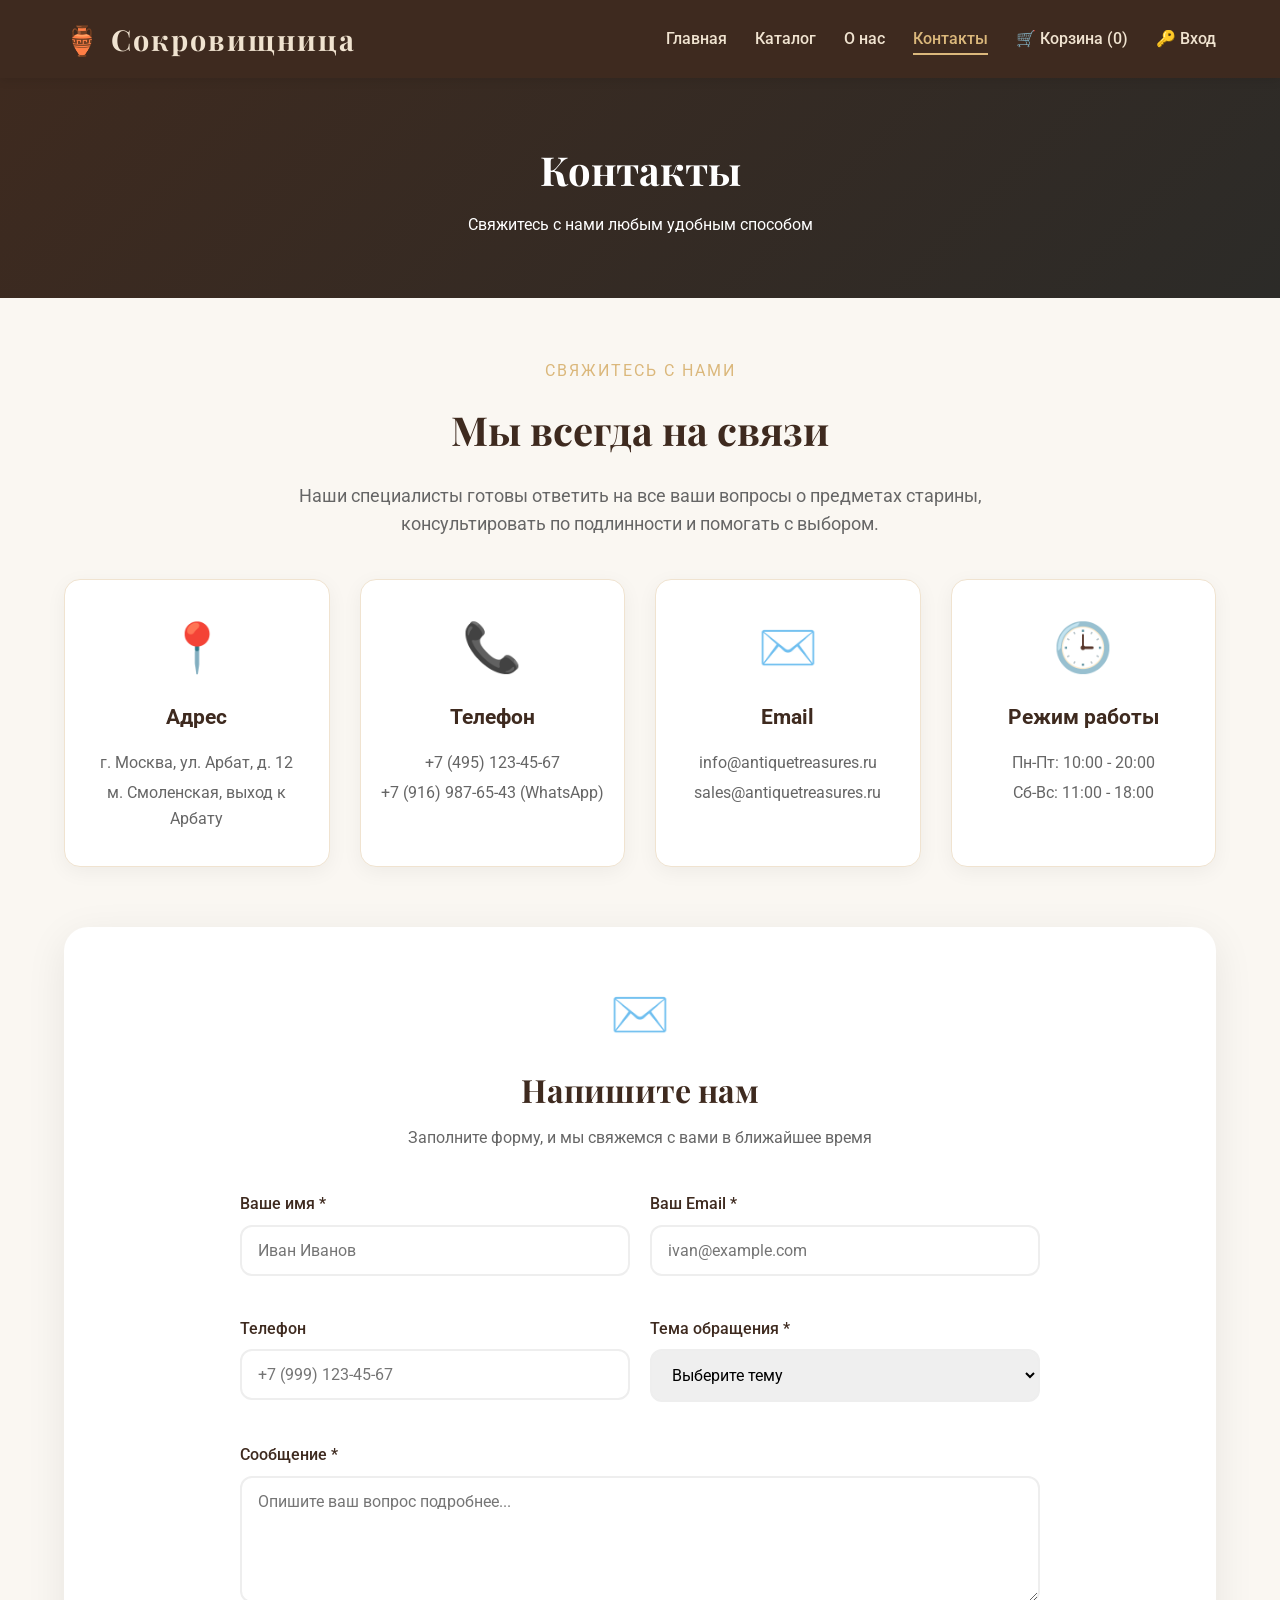
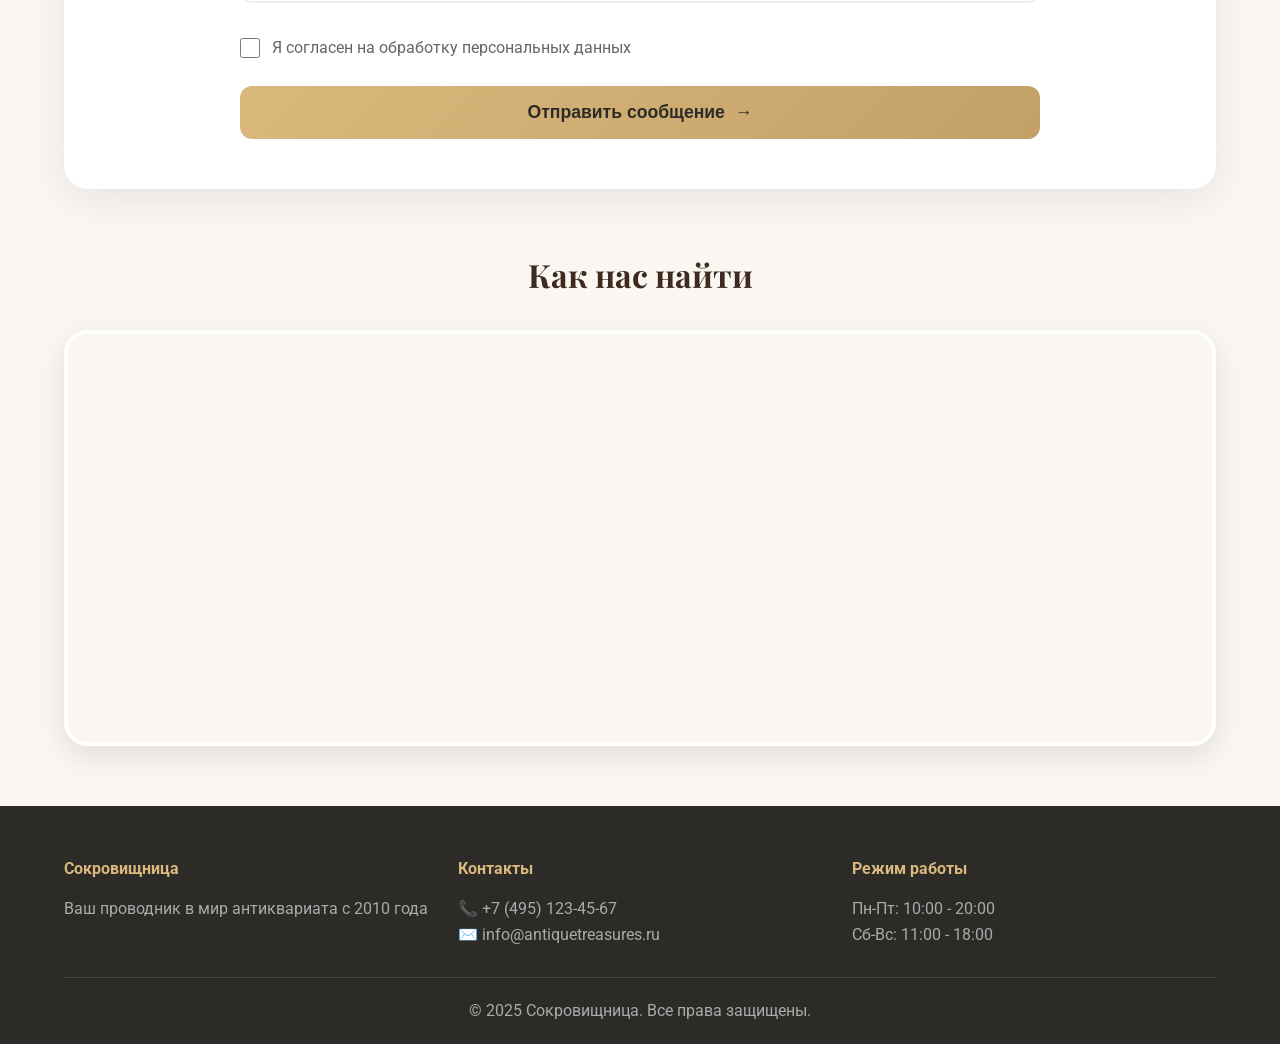
<file: contacts.html>
<!DOCTYPE html>
<html lang="ru">
<head>
    <meta charset="UTF-8">
    <meta name="viewport" content="width=device-width, initial-scale=1.0">
    <title>Контакты - Сокровищница</title>
    <link rel="stylesheet" href="style.css">
    <link href="https://fonts.googleapis.com/css2?family=Playfair+Display:wght@400;500;600;700;800;900&family=Roboto:wght@300;400;500;700&display=swap" rel="stylesheet">
</head>
<body>
    <header>
        <div class="container header-flex">
            <div class="logo">🏺 Сокровищница</div>
            <nav>
                <a href="index.html">Главная</a>
                <a href="catalog.html">Каталог</a>
                <a href="about.html">О нас</a>
                <a href="contacts.html" class="active">Контакты</a>
                <a href="cart.html">🛒 Корзина (<span id="cartCount">0</span>)</a>
                <a href="profile.html" id="profileLink">👤 Профиль</a>
                <a href="login.html" id="authLink">🔑 Вход</a>
            </nav>
        </div>
    </header>

    <div class="page-banner">
        <div class="container">
            <h1>Контакты</h1>
            <p>Свяжитесь с нами любым удобным способом</p>
        </div>
    </div>

    <div class="container page-content">
        <div class="contacts-wrapper">
            <div class="contacts-info-section">
                <div class="section-subtitle">Свяжитесь с нами</div>
                <h2 class="contacts-title">Мы всегда на связи</h2>
                <p class="contacts-description">Наши специалисты готовы ответить на все ваши вопросы о предметах старины, консультировать по подлинности и помогать с выбором.</p>
                
                <div class="contacts-grid">
                    <div class="contact-card">
                        <div class="contact-icon">📍</div>
                        <h3>Адрес</h3>
                        <p>г. Москва, ул. Арбат, д. 12</p>
                        <p>м. Смоленская, выход к Арбату</p>
                    </div>
                    
                    <div class="contact-card">
                        <div class="contact-icon">📞</div>
                        <h3>Телефон</h3>
                        <p>+7 (495) 123-45-67</p>
                        <p>+7 (916) 987-65-43 (WhatsApp)</p>
                    </div>
                    
                    <div class="contact-card">
                        <div class="contact-icon">✉️</div>
                        <h3>Email</h3>
                        <p>info@antiquetreasures.ru</p>
                        <p>sales@antiquetreasures.ru</p>
                    </div>
                    
                    <div class="contact-card">
                        <div class="contact-icon">🕒</div>
                        <h3>Режим работы</h3>
                        <p>Пн-Пт: 10:00 - 20:00</p>
                        <p>Сб-Вс: 11:00 - 18:00</p>
                    </div>
                </div>
            </div>
            
            <div class="contact-form-section">
                <div class="form-header">
                    <div class="form-icon">✉️</div>
                    <h2>Напишите нам</h2>
                    <p>Заполните форму, и мы свяжемся с вами в ближайшее время</p>
                </div>
                
                <form id="contactForm" class="contact-form">
                    <div class="form-row">
                        <div class="form-group">
                            <label>Ваше имя *</label>
                            <input type="text" id="contactName" placeholder="Иван Иванов" required>
                        </div>
                        <div class="form-group">
                            <label>Ваш Email *</label>
                            <input type="email" id="contactEmail" placeholder="ivan@example.com" required>
                        </div>
                    </div>
                    
                    <div class="form-row">
                        <div class="form-group">
                            <label>Телефон</label>
                            <input type="tel" id="contactPhone" placeholder="+7 (999) 123-45-67">
                        </div>
                        <div class="form-group">
                            <label>Тема обращения *</label>
                            <select id="contactSubject" required>
                                <option value="">Выберите тему</option>
                                <option value="question">Вопрос о товаре</option>
                                <option value="consultation">Консультация эксперта</option>
                                <option value="buy">Хочу продать антиквариат</option>
                                <option value="cooperation">Сотрудничество</option>
                                <option value="other">Другое</option>
                            </select>
                        </div>
                    </div>
                    
                    <div class="form-group">
                        <label>Сообщение *</label>
                        <textarea id="contactMessage" rows="5" placeholder="Опишите ваш вопрос подробнее..." required></textarea>
                    </div>
                    
                    <div class="form-checkbox">
                        <input type="checkbox" id="contactAgreement" required>
                        <label for="contactAgreement">Я согласен на обработку персональных данных</label>
                    </div>
                    
                    <button type="submit" class="btn-submit">
                        <span>Отправить сообщение</span>
                        <span class="btn-icon">→</span>
                    </button>
                </form>
            </div>
        </div>
        
        <div class="map-section">
            <h2>Как нас найти</h2>
            <div class="map-container">
                <iframe 
                    src="https://www.google.com/maps/embed?pb=!1m18!1m12!1m3!1d2245.123456789!2d37.590278!3d55.752222!2m3!1f0!2f0!3f0!3m2!1i1024!2i768!4f13.1!3m3!1m2!1s0x46b54a5a2c9c7e8d%3A0x8c9e2f5d3a7b4c1e!2sArbat%20Street%2C%2012%2C%20Moscow!5e0!3m2!1sen!2sru!4v1234567890123!5m2!1sen!2sru" 
                    width="100%" 
                    height="400" 
                    style="border:0;" 
                    allowfullscreen="" 
                    loading="lazy">
                </iframe>
            </div>
        </div>
    </div>

    <footer>
        <div class="container">
            <div class="footer-content">
                <div class="footer-section">
                    <h4>Сокровищница</h4>
                    <p>Ваш проводник в мир антиквариата с 2010 года</p>
                </div>
                <div class="footer-section">
                    <h4>Контакты</h4>
                    <p>📞 +7 (495) 123-45-67</p>
                    <p>✉️ info@antiquetreasures.ru</p>
                </div>
                <div class="footer-section">
                    <h4>Режим работы</h4>
                    <p>Пн-Пт: 10:00 - 20:00</p>
                    <p>Сб-Вс: 11:00 - 18:00</p>
                </div>
            </div>
            <div class="footer-bottom">
                <p>© 2025 Сокровищница. Все права защищены.</p>
            </div>
        </div>
    </footer>

    <script src="script.js"></script>
</body>
</html>
</file>
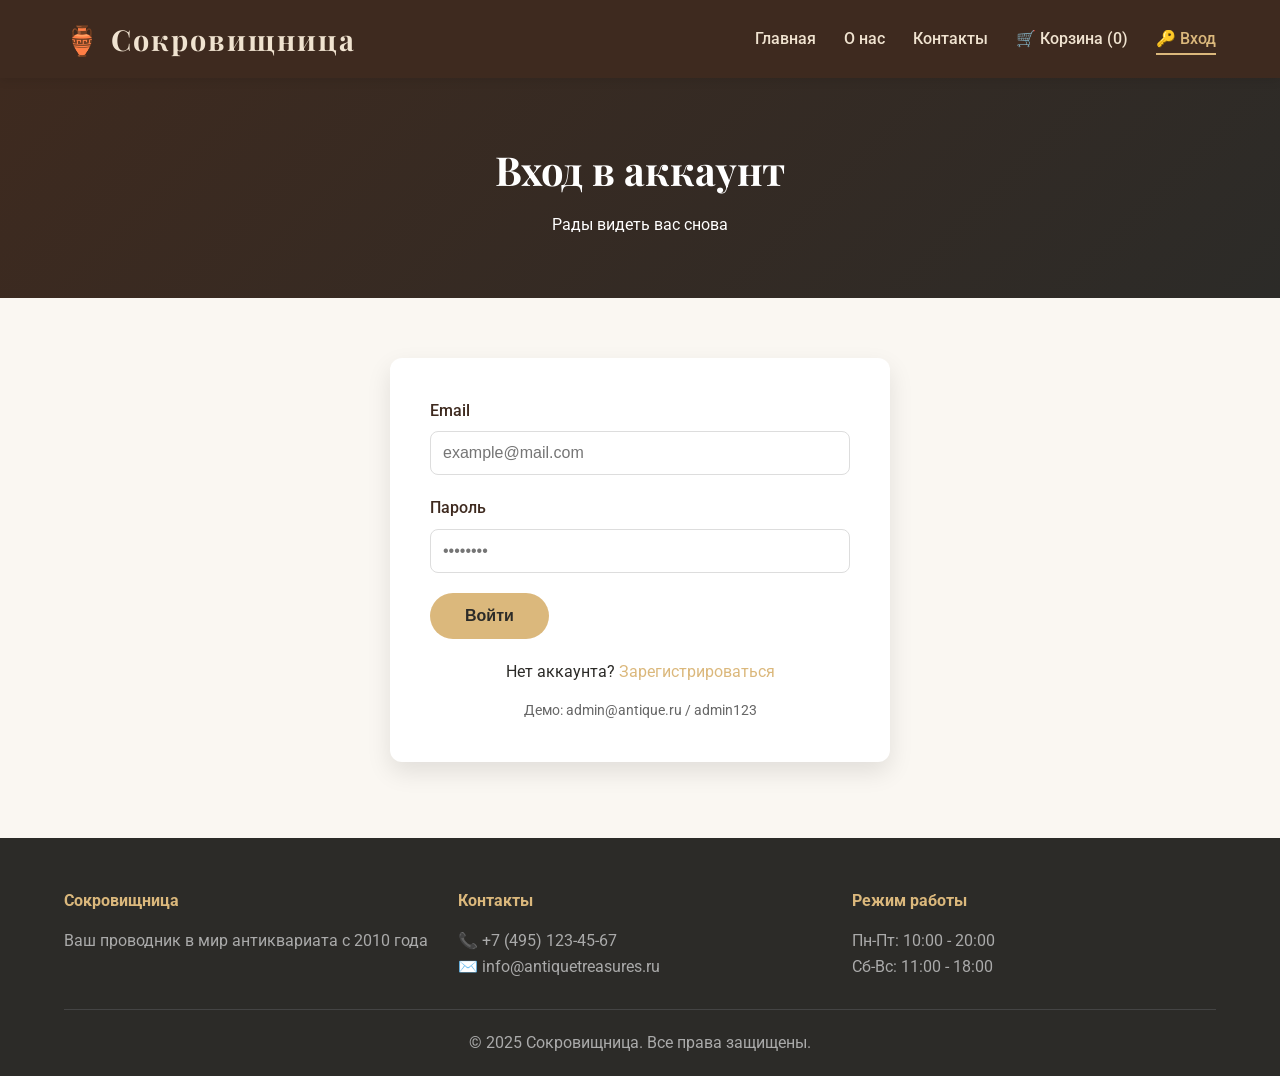
<file: login.html>
<!DOCTYPE html>
<html lang="ru">
<head>
    <meta charset="UTF-8">
    <meta name="viewport" content="width=device-width, initial-scale=1.0">
    <title>Вход - Сокровищница</title>
    <link rel="stylesheet" href="style.css">
    <link href="https://fonts.googleapis.com/css2?family=Playfair+Display:wght@400;500;600;700;800;900&family=Roboto:wght@300;400;500;700&display=swap" rel="stylesheet">
</head>
<body>
    <header>
        <div class="container header-flex">
            <div class="logo">🏺 Сокровищница</div>
            <nav>
                <a href="index.html">Главная</a>
                <a href="about.html">О нас</a>
                <a href="contacts.html">Контакты</a>
                <a href="cart.html">🛒 Корзина (<span id="cartCount">0</span>)</a>
                <a href="profile.html" id="profileLink">👤 Профиль</a>
                <a href="login.html" class="active">🔑 Вход</a>
            </nav>
        </div>
    </header>

    <div class="page-banner">
        <div class="container">
            <h1>Вход в аккаунт</h1>
            <p>Рады видеть вас снова</p>
        </div>
    </div>

    <div class="container page-content">
        <div class="auth-container">
            <div class="auth-form">
                <form id="loginForm">
                    <div class="form-group">
                        <label>Email</label>
                        <input type="email" id="loginEmail" required placeholder="example@mail.com">
                    </div>
                    <div class="form-group">
                        <label>Пароль</label>
                        <input type="password" id="loginPassword" required placeholder="••••••••">
                    </div>
                    <button type="submit" class="btn-primary">Войти</button>
                    <p class="auth-link">Нет аккаунта? <a href="register.html">Зарегистрироваться</a></p>
                    <p class="auth-link demo-info">Демо: admin@antique.ru / admin123</p>
                </form>
            </div>
        </div>
    </div>

    <footer>
        <div class="container">
            <div class="footer-content">
                <div class="footer-section">
                    <h4>Сокровищница</h4>
                    <p>Ваш проводник в мир антиквариата с 2010 года</p>
                </div>
                <div class="footer-section">
                    <h4>Контакты</h4>
                    <p>📞 +7 (495) 123-45-67</p>
                    <p>✉️ info@antiquetreasures.ru</p>
                </div>
                <div class="footer-section">
                    <h4>Режим работы</h4>
                    <p>Пн-Пт: 10:00 - 20:00</p>
                    <p>Сб-Вс: 11:00 - 18:00</p>
                </div>
            </div>
            <div class="footer-bottom">
                <p>© 2025 Сокровищница. Все права защищены.</p>
            </div>
        </div>
    </footer>

    <script src="script.js"></script>
</body>
</html>
</file>
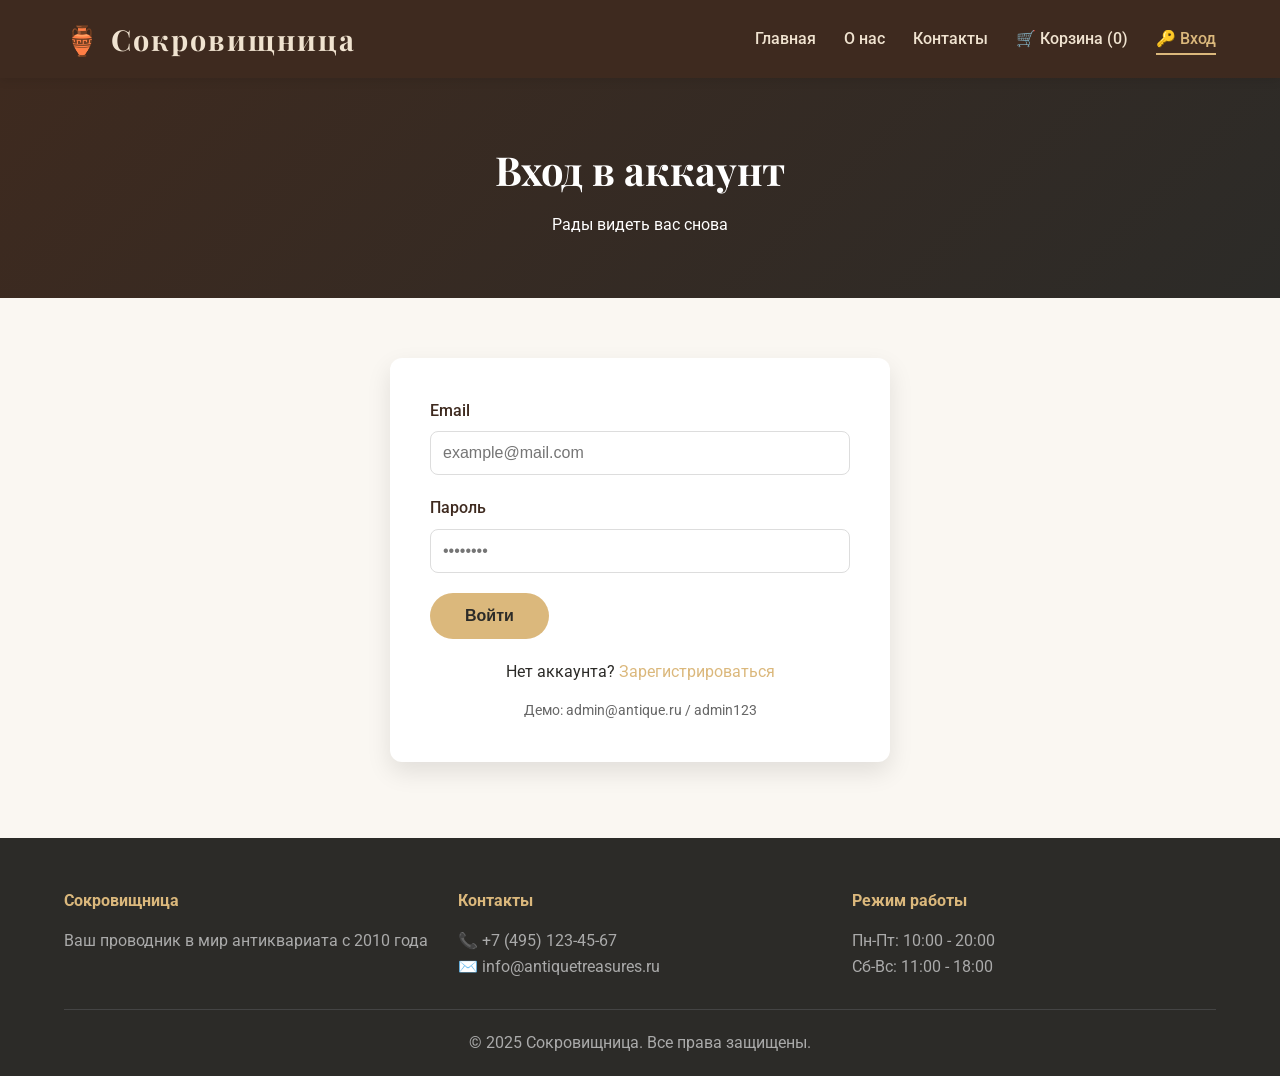
<file: profile.html>
<!DOCTYPE html>
<html lang="ru">
<head>
    <meta charset="UTF-8">
    <meta name="viewport" content="width=device-width, initial-scale=1.0">
    <title>Профиль - Сокровищница</title>
    <link rel="stylesheet" href="style.css">
    <link href="https://fonts.googleapis.com/css2?family=Playfair+Display:wght@400;500;600;700;800;900&family=Roboto:wght@300;400;500;700&display=swap" rel="stylesheet">
</head>
<body>
    <header>
        <div class="container header-flex">
            <div class="logo">🏺 Сокровищница</div>
            <nav>
                <a href="index.html">Главная</a>
                <a href="catalog.html">Каталог</a>
                <a href="about.html">О нас</a>
                <a href="contacts.html">Контакты</a>
                <a href="cart.html">🛒 Корзина (<span id="cartCount">0</span>)</a>
                <a href="profile.html" class="active" id="profileLink">👤 Профиль</a>
                <a href="login.html" id="authLink">🔑 Вход</a>
            </nav>
        </div>
    </header>

    <div class="page-banner">
        <div class="container">
            <h1>Личный кабинет</h1>
            <p>Управляйте своими заказами и данными</p>
        </div>
    </div>

    <div class="container page-content">
        <div class="profile-container">
            <div class="profile-sidebar">
                <div class="profile-avatar">
                    <div class="avatar">👤</div>
                    <h3 id="userName">Гость</h3>
                    <p id="userEmail"></p>
                </div>
                <nav class="profile-nav">
                    <button class="profile-nav-btn active" data-tab="orders">📦 Мои заказы</button>
                    <button class="profile-nav-btn" data-tab="info">✏️ Личные данные</button>
                    <button class="profile-nav-btn" data-tab="favorites">❤️ Избранное</button>
                    <button class="profile-nav-btn logout-btn" onclick="logout()">🚪 Выйти</button>
                </nav>
            </div>
            <div class="profile-content">
                <div id="ordersTab" class="profile-tab active">
                    <h2>История заказов</h2>
                    <div id="ordersList"></div>
                </div>
                <div id="infoTab" class="profile-tab">
                    <h2>Личные данные</h2>
                    <form id="profileForm">
                        <div class="form-group">
                            <label>Имя</label>
                            <input type="text" id="profileName">
                        </div>
                        <div class="form-group">
                            <label>Email</label>
                            <input type="email" id="profileEmail">
                        </div>
                        <div class="form-group">
                            <label>Телефон</label>
                            <input type="tel" id="profilePhone">
                        </div>
                        <button type="submit" class="btn-primary">Сохранить изменения</button>
                    </form>
                </div>
                <div id="favoritesTab" class="profile-tab">
                    <h2>Избранные товары</h2>
                    <div id="favoritesList"></div>
                </div>
            </div>
        </div>
    </div>

    <footer>
        <div class="container">
            <div class="footer-content">
                <div class="footer-section">
                    <h4>Сокровищница</h4>
                    <p>Ваш проводник в мир антиквариата с 2010 года</p>
                </div>
                <div class="footer-section">
                    <h4>Контакты</h4>
                    <p>📞 +7 (495) 123-45-67</p>
                    <p>✉️ info@antiquetreasures.ru</p>
                </div>
                <div class="footer-section">
                    <h4>Режим работы</h4>
                    <p>Пн-Пт: 10:00 - 20:00</p>
                    <p>Сб-Вс: 11:00 - 18:00</p>
                </div>
            </div>
            <div class="footer-bottom">
                <p>© 2025 Сокровищница. Все права защищены.</p>
            </div>
        </div>
    </footer>

    <script src="script.js"></script>
</body>
</html>
</file>
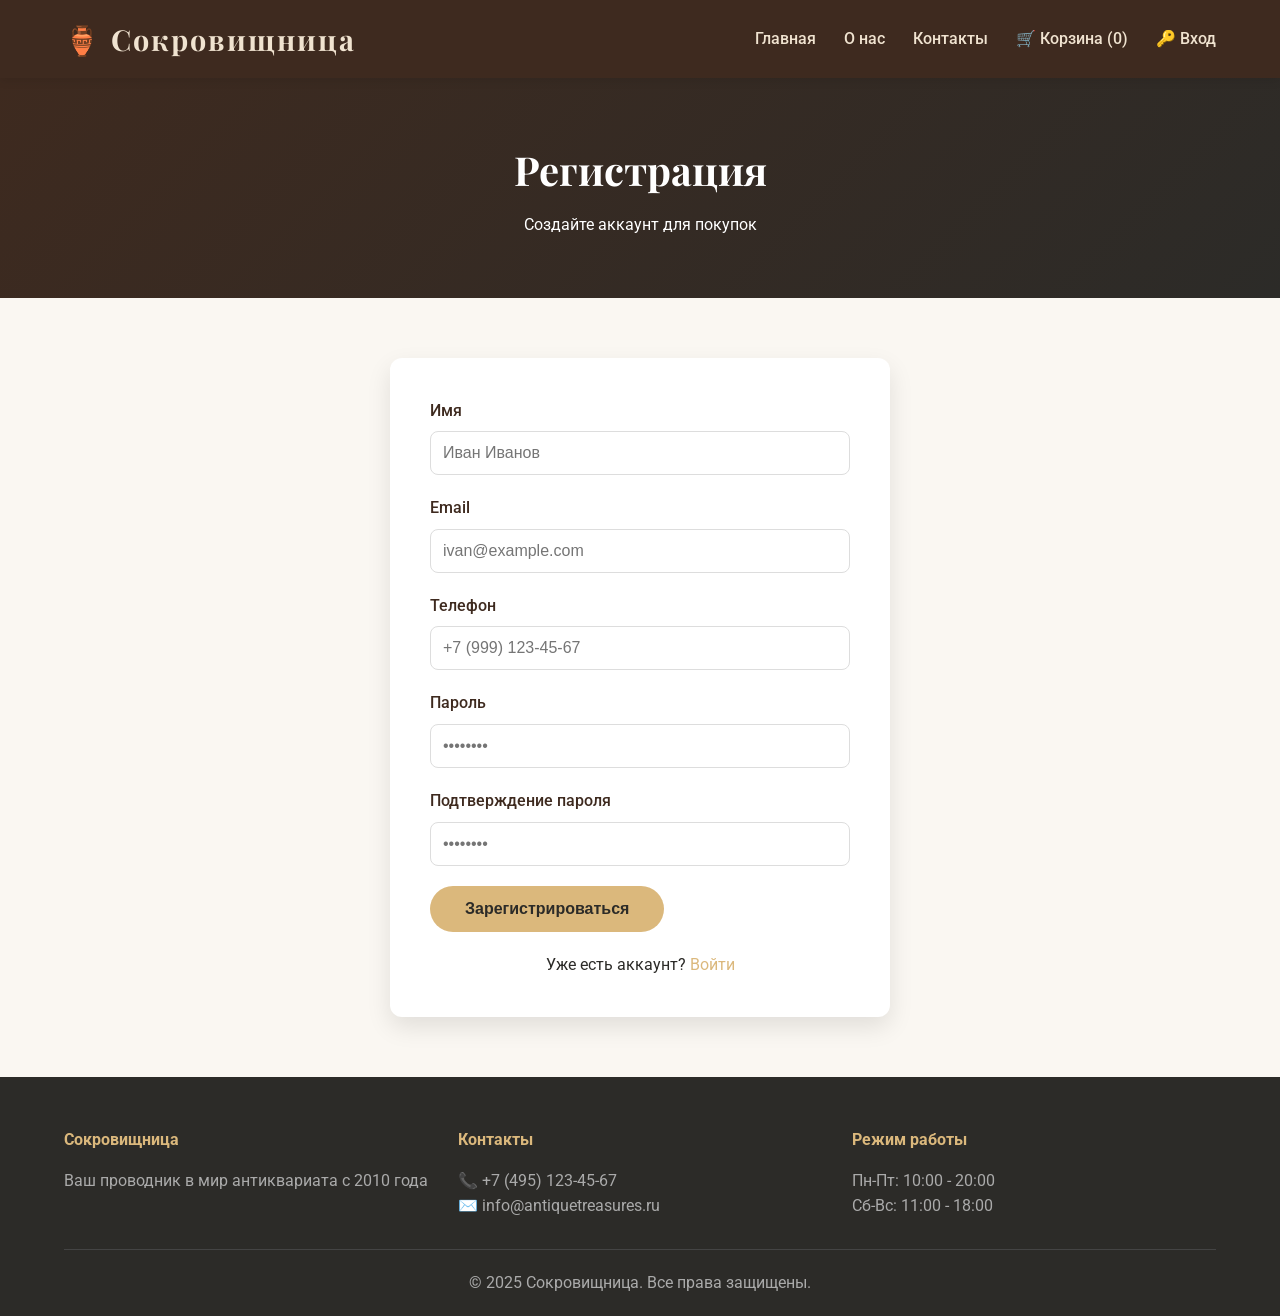
<file: register.html>
<!DOCTYPE html>
<html lang="ru">
<head>
    <meta charset="UTF-8">
    <meta name="viewport" content="width=device-width, initial-scale=1.0">
    <title>Регистрация - Сокровищница</title>
    <link rel="stylesheet" href="style.css">
    <link href="https://fonts.googleapis.com/css2?family=Playfair+Display:wght@400;500;600;700;800;900&family=Roboto:wght@300;400;500;700&display=swap" rel="stylesheet">
</head>
<body>
    <header>
        <div class="container header-flex">
            <div class="logo">🏺 Сокровищница</div>
            <nav>
                <a href="index.html">Главная</a>
                <a href="about.html">О нас</a>
                <a href="contacts.html">Контакты</a>
                <a href="cart.html">🛒 Корзина (<span id="cartCount">0</span>)</a>
                <a href="profile.html" id="profileLink">👤 Профиль</a>
                <a href="login.html">🔑 Вход</a>
            </nav>
        </div>
    </header>

    <div class="page-banner">
        <div class="container">
            <h1>Регистрация</h1>
            <p>Создайте аккаунт для покупок</p>
        </div>
    </div>

    <div class="container page-content">
        <div class="auth-container">
            <div class="auth-form">
                <form id="registerForm">
                    <div class="form-group">
                        <label>Имя</label>
                        <input type="text" id="regName" required placeholder="Иван Иванов">
                    </div>
                    <div class="form-group">
                        <label>Email</label>
                        <input type="email" id="regEmail" required placeholder="ivan@example.com">
                    </div>
                    <div class="form-group">
                        <label>Телефон</label>
                        <input type="tel" id="regPhone" placeholder="+7 (999) 123-45-67">
                    </div>
                    <div class="form-group">
                        <label>Пароль</label>
                        <input type="password" id="regPassword" required placeholder="••••••••">
                    </div>
                    <div class="form-group">
                        <label>Подтверждение пароля</label>
                        <input type="password" id="regConfirmPassword" required placeholder="••••••••">
                    </div>
                    <button type="submit" class="btn-primary">Зарегистрироваться</button>
                    <p class="auth-link">Уже есть аккаунт? <a href="login.html">Войти</a></p>
                </form>
            </div>
        </div>
    </div>

    <footer>
        <div class="container">
            <div class="footer-content">
                <div class="footer-section">
                    <h4>Сокровищница</h4>
                    <p>Ваш проводник в мир антиквариата с 2010 года</p>
                </div>
                <div class="footer-section">
                    <h4>Контакты</h4>
                    <p>📞 +7 (495) 123-45-67</p>
                    <p>✉️ info@antiquetreasures.ru</p>
                </div>
                <div class="footer-section">
                    <h4>Режим работы</h4>
                    <p>Пн-Пт: 10:00 - 20:00</p>
                    <p>Сб-Вс: 11:00 - 18:00</p>
                </div>
            </div>
            <div class="footer-bottom">
                <p>© 2025 Сокровищница. Все права защищены.</p>
            </div>
        </div>
    </footer>

    <script src="script.js"></script>
</body>
</html>
</file>
<file: style.css>
* {
    margin: 0;
    padding: 0;
    box-sizing: border-box;
}

body {
    font-family: 'Roboto', sans-serif;
    color: #2c2b28;
    background: #faf7f2;
    line-height: 1.6;
}

.container {
    width: 90%;
    max-width: 1200px;
    margin: 0 auto;
}

/* Хедер */
header {
    background: #3e2a1f;
    color: #f0e3d0;
    padding: 1rem 0;
    position: sticky;
    top: 0;
    z-index: 1000;
    box-shadow: 0 2px 10px rgba(0,0,0,0.1);
}

.header-flex {
    display: flex;
    justify-content: space-between;
    align-items: center;
    flex-wrap: wrap;
    gap: 20px;
}

.logo {
    font-family: 'Playfair Display', serif;
    font-size: 1.8rem;
    font-weight: 700;
    letter-spacing: 2px;
}

nav a {
    color: #f0e3d0;
    text-decoration: none;
    margin-left: 1.5rem;
    transition: 0.3s;
    font-weight: 500;
}

nav a:hover, nav a.active {
    color: #dbb87c;
    border-bottom: 2px solid #dbb87c;
    padding-bottom: 5px;
}

/* Hero секция */
.hero {
    position: relative;
    background: linear-gradient(135deg, #2c2b28 0%, #3e2a1f 100%);
    background: url("images/back.jpg");
    min-height: 600px;
    display: flex;
    align-items: center;
    color: white;
    overflow: hidden;
}

.hero-overlay {
    position: absolute;
    background-color: #000;
    top: 0;
    left: 0;
    right: 0;
    bottom: 0;
    opacity: 0.3;
}

.hero-content {
    position: relative;
    z-index: 2;
    text-align: center;
}

.hero h1 {
    font-size: 3.5rem;
    font-family: 'Playfair Display', serif;
    margin-bottom: 20px;
    font-weight: 800;
}

.hero p {
    font-size: 1.2rem;
    margin-bottom: 30px;
    max-width: 600px;
    margin-left: auto;
    margin-right: auto;
}

.hero-buttons {
    display: flex;
    gap: 20px;
    justify-content: center;
    flex-wrap: wrap;
}

.btn-primary, .btn-secondary {
    display: inline-block;
    padding: 14px 35px;
    text-decoration: none;
    border-radius: 40px;
    font-weight: 600;
    transition: 0.3s;
    cursor: pointer;
    border: none;
    font-size: 1rem;
}

.btn-primary {
    background: #dbb87c;
    color: #2c2b28;
}

.btn-primary:hover {
    background: #c3a066;
    transform: translateY(-2px);
    box-shadow: 0 5px 15px rgba(0,0,0,0.2);
}

.btn-secondary {
    background: transparent;
    color: white;
    border: 2px solid #dbb87c;
}

.btn-secondary:hover {
    background: #dbb87c;
    color: #2c2b28;
}

/* Секции */
.section-title {
    text-align: center;
    font-size: 2.5rem;
    font-family: 'Playfair Display', serif;
    margin-bottom: 50px;
    color: #3e2a1f;
}

.features {
    padding: 80px 0;
    background: white;
}

.features-grid {
    display: grid;
    grid-template-columns: repeat(auto-fit, minmax(250px, 1fr));
    gap: 30px;
}

.feature {
    text-align: center;
    padding: 30px;
    background: #faf7f2;
    border-radius: 12px;
    transition: 0.3s;
}

.feature:hover {
    transform: translateY(-5px);
    box-shadow: 0 10px 25px rgba(0,0,0,0.1);
}

.feature-icon {
    font-size: 3rem;
    margin-bottom: 15px;
}

.feature h3 {
    margin-bottom: 10px;
    color: #3e2a1f;
}

/* Каталог */
.catalog {
    padding: 80px 0;
    background: #faf7f2;
}

.products-grid {
    display: grid;
    grid-template-columns: repeat(auto-fill, minmax(280px, 1fr));
    gap: 30px;
}

.product-card {
    background: white;
    border-radius: 12px;
    overflow: hidden;
    box-shadow: 0 6px 12px rgba(0,0,0,0.1);
    transition: transform 0.3s;
}

.product-card:hover {
    transform: translateY(-8px);
    box-shadow: 0 12px 24px rgba(0,0,0,0.15);
}

.product-card img {
    width: 100%;
    height: 250px;
    object-fit: cover;
}

.product-info {
    padding: 20px;
}

.product-info h3 {
    font-size: 1.2rem;
    margin-bottom: 10px;
    color: #3e2a1f;
}

.price {
    color: #a5651e;
    font-size: 1.4rem;
    font-weight: bold;
    margin: 10px 0;
}

.btn-buy {
    background: #3e2a1f;
    color: white;
    border: none;
    padding: 10px 20px;
    width: 100%;
    border-radius: 8px;
    cursor: pointer;
    font-size: 1rem;
    transition: 0.3s;
}

.btn-buy:hover {
    background: #dbb87c;
    color: #2c2b28;
}

/* Преимущества */
.advantages {
    padding: 80px 0;
    background: linear-gradient(135deg, #3e2a1f 0%, #2c2b28 100%);
    color: white;
}

.advantages-content {
    display: grid;
    grid-template-columns: repeat(auto-fit, minmax(200px, 1fr));
    gap: 40px;
    text-align: center;
}

.advantage-item .advantage-number {
    font-size: 3rem;
    font-weight: bold;
    font-family: 'Playfair Display', serif;
    color: #dbb87c;
    margin-bottom: 10px;
}

/* Футер */
footer {
    background: #2c2b28;
    color: #aaa;
    padding: 50px 0 20px;
}

.footer-content {
    display: grid;
    grid-template-columns: repeat(auto-fit, minmax(250px, 1fr));
    gap: 30px;
    margin-bottom: 30px;
}

.footer-section h4 {
    color: #dbb87c;
    margin-bottom: 15px;
}

.footer-bottom {
    text-align: center;
    padding-top: 20px;
    border-top: 1px solid #444;
}

/* Страницы */
.page-banner {
    background: linear-gradient(135deg, #3e2a1f 0%, #2c2b28 100%);
    color: white;
    padding: 60px 0;
    text-align: center;
}

.page-banner h1 {
    font-size: 2.5rem;
    font-family: 'Playfair Display', serif;
    margin-bottom: 10px;
}

.page-content {
    padding: 60px 0;
    min-height: 60vh;
}

/* Корзина */
.cart-container, .checkout-container {
    display: grid;
    grid-template-columns: 1fr 350px;
    gap: 30px;
}

.cart-items {
    background: white;
    border-radius: 12px;
    padding: 20px;
}

.cart-item {
    display: flex;
    justify-content: space-between;
    align-items: center;
    padding: 15px;
    border-bottom: 1px solid #eee;
}

.cart-item button {
    background: #dc3545;
    color: white;
    border: none;
    padding: 5px 15px;
    border-radius: 5px;
    cursor: pointer;
}

.cart-summary {
    background: white;
    border-radius: 12px;
    padding: 20px;
    position: sticky;
    top: 100px;
}

.cart-total {
    font-size: 2rem;
    color: #a5651e;
    font-weight: bold;
    margin: 20px 0;
}

/* Формы */
.auth-container {
    max-width: 500px;
    margin: 0 auto;
}

.auth-form {
    background: white;
    padding: 40px;
    border-radius: 12px;
    box-shadow: 0 10px 25px rgba(0,0,0,0.1);
}

.form-group {
    margin-bottom: 20px;
}

.form-group label {
    display: block;
    margin-bottom: 8px;
    font-weight: 500;
    color: #3e2a1f;
}

.form-group input, .form-group select, .form-group textarea {
    width: 100%;
    padding: 12px;
    border: 1px solid #ddd;
    border-radius: 8px;
    font-size: 1rem;
}

.auth-link {
    text-align: center;
    margin-top: 20px;
}

.auth-link a {
    color: #dbb87c;
    text-decoration: none;
}

.demo-info {
    margin-top: 15px;
    font-size: 0.9rem;
    color: #666;
}

/* Профиль */
.profile-container {
    display: grid;
    grid-template-columns: 280px 1fr;
    gap: 30px;
}

.profile-sidebar {
    background: white;
    border-radius: 12px;
    padding: 20px;
    height: fit-content;
    position: sticky;
    top: 100px;
}

.profile-avatar {
    text-align: center;
    padding-bottom: 20px;
    border-bottom: 1px solid #eee;
}

.avatar {
    font-size: 4rem;
}

.profile-nav {
    display: flex;
    flex-direction: column;
    gap: 10px;
    margin-top: 20px;
}

.profile-nav-btn, .admin-nav-btn {
    padding: 12px;
    background: #faf7f2;
    border: none;
    border-radius: 8px;
    cursor: pointer;
    font-size: 1rem;
    transition: 0.3s;
    text-align: left;
}

.profile-nav-btn:hover, .admin-nav-btn:hover {
    background: #dbb87c;
    color: white;
}

.profile-nav-btn.active, .admin-nav-btn.active {
    background: #dbb87c;
    color: white;
}

.logout-btn {
    background: #dc3545;
    color: white;
    margin-top: 20px;
}

.profile-content {
    background: white;
    border-radius: 12px;
    padding: 30px;
}

.profile-tab, .admin-tab {
    display: none;
}

.profile-tab.active, .admin-tab.active {
    display: block;
}

/* Админка */
.admin-container {
    display: grid;
    grid-template-columns: 250px 1fr;
    gap: 30px;
}

.admin-sidebar {
    background: white;
    border-radius: 12px;
    padding: 20px;
    height: fit-content;
    position: sticky;
    top: 100px;
}

.admin-header {
    display: flex;
    justify-content: space-between;
    align-items: center;
    margin-bottom: 30px;
}

.products-table, .orders-table, .users-table {
    overflow-x: auto;
}

table {
    width: 100%;
    border-collapse: collapse;
}

th, td {
    padding: 12px;
    text-align: left;
    border-bottom: 1px solid #eee;
}

th {
    background: #faf7f2;
    font-weight: 600;
}

/* Модальное окно */
.modal {
    display: none;
    position: fixed;
    z-index: 2000;
    left: 0;
    top: 0;
    width: 100%;
    height: 100%;
    background: rgba(0,0,0,0.5);
}

.modal-content {
    background: white;
    margin: 10% auto;
    padding: 30px;
    width: 90%;
    max-width: 500px;
    border-radius: 12px;
    position: relative;
}

.close {
    position: absolute;
    right: 20px;
    top: 10px;
    font-size: 30px;
    cursor: pointer;
}

/* Страница О нас */
.about-section {
    max-width: 1000px;
    margin: 0 auto;
}

.about-grid {
    display: grid;
    grid-template-columns: 1fr 1fr;
    gap: 50px;
    margin-bottom: 60px;
}

.about-text h2 {
    color: #3e2a1f;
    margin: 30px 0 15px;
    font-family: 'Playfair Display', serif;
}

.about-text h2:first-child {
    margin-top: 0;
}

.about-list {
    list-style: none;
    padding-left: 0;
}

.about-list li {
    padding: 8px 0;
    font-size: 1.1rem;
}

.about-image img {
    width: 100%;
    border-radius: 12px;
    box-shadow: 0 10px 25px rgba(0,0,0,0.1);
}

.team-section {
    text-align: center;
    margin-top: 60px;
}

.team-section h2 {
    color: #3e2a1f;
    margin-bottom: 40px;
    font-family: 'Playfair Display', serif;
}

.team-grid {
    display: grid;
    grid-template-columns: repeat(auto-fit, minmax(250px, 1fr));
    gap: 30px;
}

.team-member {
    background: white;
    padding: 30px;
    border-radius: 12px;
    box-shadow: 0 5px 15px rgba(0,0,0,0.05);
}

.member-photo {
    font-size: 4rem;
    margin-bottom: 15px;
}

.member-photo img {
    width: 200px;
}

.team-member h3 {
    color: #3e2a1f;
    margin-bottom: 10px;
}

/* Страница Контактов */
.contacts-wrapper {
    display: flex;
    flex-direction: column;
    gap: 60px;
}

.team-subtitle {
    text-align: center;
    color: #666;
    margin-bottom: 40px;
    font-size: 1.1rem;
}

.team-member {
    background: white;
    padding: 30px;
    border-radius: 16px;
    box-shadow: 0 5px 20px rgba(0,0,0,0.08);
    transition: all 0.3s ease;
    text-align: center;
}

.team-member:hover {
    transform: translateY(-5px);
    box-shadow: 0 15px 35px rgba(0,0,0,0.12);
}

.member-photo {
    font-size: 4rem;
    margin-bottom: 15px;
}

.team-member h3 {
    color: #3e2a1f;
    margin-bottom: 5px;
    font-size: 1.3rem;
}

.member-position {
    color: #dbb87c;
    font-weight: 600;
    margin-bottom: 12px;
    font-size: 0.9rem;
}

.member-desc {
    color: #666;
    font-size: 0.9rem;
    line-height: 1.5;
    margin-bottom: 15px;
}

.member-social {
    display: flex;
    justify-content: center;
    gap: 15px;
}

.member-social a {
    color: #dbb87c;
    text-decoration: none;
    font-size: 1.2rem;
    transition: 0.3s;
}

.member-social a:hover {
    color: #3e2a1f;
}

/* Блок доверия */
.trust-section {
    margin-top: 80px;
    padding: 60px 0;
    background: linear-gradient(135deg, #faf7f2 0%, #fff 100%);
    border-radius: 24px;
    text-align: center;
}

.trust-section h2 {
    color: #3e2a1f;
    margin-bottom: 40px;
    font-family: 'Playfair Display', serif;
    font-size: 2rem;
}

.trust-grid {
    display: grid;
    grid-template-columns: repeat(auto-fit, minmax(200px, 1fr));
    gap: 30px;
}

.trust-item {
    text-align: center;
}

.trust-number {
    font-size: 2.5rem;
    font-weight: bold;
    color: #dbb87c;
    font-family: 'Playfair Display', serif;
    margin-bottom: 10px;
}

.trust-item p {
    color: #666;
    font-size: 1rem;
}

/* Адаптив для команды */
@media (max-width: 768px) {
    .team-grid {
        grid-template-columns: repeat(auto-fit, minmax(280px, 1fr));
    }
    
    .trust-grid {
        grid-template-columns: repeat(2, 1fr);
    }
}

@media (max-width: 480px) {
    .trust-grid {
        grid-template-columns: 1fr;
    }
}

.contacts-info-section {
    text-align: center;
}

.section-subtitle {
    color: #dbb87c;
    font-size: 1rem;
    letter-spacing: 2px;
    text-transform: uppercase;
    margin-bottom: 15px;
}

.contacts-title {
    font-size: 2.5rem;
    font-family: 'Playfair Display', serif;
    color: #3e2a1f;
    margin-bottom: 20px;
}

.contacts-description {
    max-width: 700px;
    margin: 0 auto 40px;
    color: #666;
    font-size: 1.1rem;
}

.contacts-grid {
    display: grid;
    grid-template-columns: repeat(auto-fit, minmax(250px, 1fr));
    gap: 30px;
    margin-top: 40px;
}

.contact-card {
    background: white;
    padding: 30px 20px;
    border-radius: 16px;
    text-align: center;
    transition: all 0.3s ease;
    box-shadow: 0 5px 20px rgba(0,0,0,0.05);
    border: 1px solid #f0e3d0;
}

.contact-card:hover {
    transform: translateY(-8px);
    box-shadow: 0 15px 35px rgba(0,0,0,0.1);
    border-color: #dbb87c;
}

.btn-clear {
    display: inline-block;
    padding: 12px 25px;
    background: #dc3545;
    color: white;
    border: none;
    border-radius: 8px;
    font-size: 1rem;
    font-weight: 600;
    cursor: pointer;
    transition: all 0.3s ease;
    text-decoration: none;
    text-align: center;
    width: 100%;
    margin-top: 10px;
}

.btn-clear:hover {
    background: #c82333;
    transform: translateY(-2px);
    box-shadow: 0 5px 15px rgba(220,53,69,0.3);
}

.btn-clear:active {
    transform: translateY(0);
}

/* Обновленные стили для кнопок в корзине */
.cart-summary {
    background: white;
    border-radius: 12px;
    padding: 25px;
    position: sticky;
    top: 100px;
    box-shadow: 0 5px 20px rgba(0,0,0,0.08);
}

.cart-summary h3 {
    font-size: 1.5rem;
    color: #3e2a1f;
    margin-bottom: 15px;
    font-family: 'Playfair Display', serif;
}

.cart-total {
    font-size: 2rem;
    color: #a5651e;
    font-weight: bold;
    margin: 20px 0;
    padding: 15px 0;
    border-top: 2px solid #eee;
    border-bottom: 2px solid #eee;
}

.cart-summary .btn-primary {
    width: 100%;
    margin-bottom: 10px;
}

.cart-summary .btn-secondary {
    width: 100%;
    background: #6c757d;
    color: white;
    border: none;
}

.cart-summary .btn-secondary:hover {
    background: #5a6268;
}

/* Кнопка "Продолжить покупки" */
.btn-continue {
    display: inline-block;
    padding: 12px 25px;
    background: #6c757d;
    color: white;
    border: none;
    border-radius: 8px;
    font-size: 1rem;
    font-weight: 600;
    cursor: pointer;
    transition: all 0.3s ease;
    text-decoration: none;
    text-align: center;
    margin-top: 20px;
}

.btn-continue:hover {
    background: #5a6268;
    transform: translateY(-2px);
}

/* Стили для кнопок внутри карточек товаров в корзине */
.cart-item {
    display: flex;
    justify-content: space-between;
    align-items: center;
    padding: 15px;
    border-bottom: 1px solid #eee;
    flex-wrap: wrap;
    gap: 10px;
}

.cart-item button {
    background: #dc3545;
    color: white;
    border: none;
    padding: 8px 20px;
    border-radius: 6px;
    cursor: pointer;
    transition: all 0.3s ease;
    font-weight: 500;
}

.cart-item button:hover {
    background: #c82333;
    transform: scale(1.02);
}

.cart-item button:active {
    transform: scale(0.98);
}

/* Кнопка оформления заказа в корзине */
.checkout-btn {
    background: #28a745;
    color: white;
    width: 100%;
    padding: 14px;
    font-size: 1.1rem;
    font-weight: 600;
    border: none;
    border-radius: 8px;
    cursor: pointer;
    transition: all 0.3s ease;
    margin-bottom: 10px;
}

.checkout-btn:hover {
    background: #218838;
    transform: translateY(-2px);
    box-shadow: 0 5px 15px rgba(40,167,69,0.3);
}

/* Пустая корзина */
.empty-cart {
    text-align: center;
    padding: 60px 20px;
}

.empty-cart-icon {
    font-size: 4rem;
    margin-bottom: 20px;
}

.empty-cart h3 {
    color: #3e2a1f;
    margin-bottom: 15px;
}

.empty-cart p {
    color: #666;
    margin-bottom: 25px;
}

/* Кнопка "Вернуться в каталог" */
.btn-catalog {
    display: inline-block;
    padding: 12px 30px;
    background: #dbb87c;
    color: #2c2b28;
    text-decoration: none;
    border-radius: 8px;
    font-weight: 600;
    transition: all 0.3s ease;
}

.btn-catalog:hover {
    background: #c3a066;
    transform: translateY(-2px);
}

.contact-icon {
    font-size: 3rem;
    margin-bottom: 15px;
}

.contact-card h3 {
    color: #3e2a1f;
    margin-bottom: 15px;
    font-size: 1.3rem;
}

.contact-card p {
    color: #666;
    line-height: 1.6;
    margin: 5px 0;
}

/* Форма обратной связи */
.contact-form-section {
    background: white;
    border-radius: 24px;
    padding: 50px;
    box-shadow: 0 10px 40px rgba(0,0,0,0.08);
}

.form-header {
    text-align: center;
    margin-bottom: 40px;
}

.form-icon {
    font-size: 3rem;
    margin-bottom: 10px;
}

.form-header h2 {
    font-size: 2rem;
    font-family: 'Playfair Display', serif;
    color: #3e2a1f;
    margin-bottom: 10px;
}

.form-header p {
    color: #666;
}

.contact-form {
    max-width: 800px;
    margin: 0 auto;
}

.form-row {
    display: grid;
    grid-template-columns: 1fr 1fr;
    gap: 20px;
    margin-bottom: 20px;
}

@media (max-width: 768px) {
    .form-row {
        grid-template-columns: 1fr;
    }
}

.contact-form .form-group {
    margin-bottom: 20px;
}

.contact-form .form-group label {
    display: block;
    margin-bottom: 8px;
    font-weight: 500;
    color: #3e2a1f;
}

.contact-form .form-group input,
.contact-form .form-group select,
.contact-form .form-group textarea {
    width: 100%;
    padding: 14px 16px;
    border: 2px solid #eee;
    border-radius: 12px;
    font-size: 1rem;
    transition: all 0.3s;
    font-family: 'Roboto', sans-serif;
}

.contact-form .form-group input:focus,
.contact-form .form-group select:focus,
.contact-form .form-group textarea:focus {
    outline: none;
    border-color: #dbb87c;
    box-shadow: 0 0 0 3px rgba(219,184,124,0.1);
}

.contact-form .form-group textarea {
    resize: vertical;
}

.form-checkbox {
    display: flex;
    align-items: center;
    gap: 12px;
    margin: 25px 0;
}

.form-checkbox input {
    width: 20px;
    height: 20px;
    cursor: pointer;
    accent-color: #dbb87c;
}

.form-checkbox label {
    color: #666;
    cursor: pointer;
}

.btn-submit {
    width: 100%;
    padding: 16px;
    background: linear-gradient(135deg, #dbb87c 0%, #c3a066 100%);
    color: #2c2b28;
    border: none;
    border-radius: 12px;
    font-size: 1.1rem;
    font-weight: 600;
    cursor: pointer;
    display: flex;
    align-items: center;
    justify-content: center;
    gap: 10px;
    transition: all 0.3s;
}

.btn-submit:hover {
    transform: translateY(-2px);
    box-shadow: 0 10px 25px rgba(219,184,124,0.3);
}

.btn-submit .btn-icon {
    transition: transform 0.3s;
}

.btn-submit:hover .btn-icon {
    transform: translateX(5px);
}

.contact-success {
    text-align: center;
    padding: 30px;
    background: #d4edda;
    border-radius: 12px;
    color: #155724;
    margin-top: 20px;
}

/* Карта */
.map-section {
    margin-top: 60px;
    text-align: center;
}

.map-section h2 {
    font-size: 2rem;
    font-family: 'Playfair Display', serif;
    color: #3e2a1f;
    margin-bottom: 30px;
}

.map-container {
    border-radius: 24px;
    overflow: hidden;
    box-shadow: 0 10px 30px rgba(0,0,0,0.1);
    border: 4px solid white;
}

/* Адаптив */
@media (max-width: 768px) {
    .cart-container, .checkout-container, .profile-container, .admin-container, .about-grid {
        grid-template-columns: 1fr;
    }
    
    .hero h1 {
        font-size: 2rem;
    }
    
    .header-flex {
        flex-direction: column;
    }
    
    nav a {
        margin: 0 10px;
    }
    
    .section-title {
        font-size: 2rem;
    }
    
    .contact-form-section {
        padding: 30px 20px;
    }
}

.product-card {
    position: relative;
    background: white;
    border-radius: 12px;
    overflow: hidden;
    box-shadow: 0 6px 12px rgba(0,0,0,0.1);
    transition: transform 0.3s, box-shadow 0.3s;
}

.product-card:hover {
    transform: translateY(-8px);
    box-shadow: 0 12px 24px rgba(0,0,0,0.15);
}

.product-badges {
    position: absolute;
    top: 10px;
    right: 10px;
    z-index: 10;
}

.favorite-btn {
    background: rgba(255,255,255,0.9);
    border: none;
    font-size: 1.8rem;
    cursor: pointer;
    padding: 8px 12px;
    border-radius: 50%;
    transition: all 0.3s ease;
    backdrop-filter: blur(5px);
    box-shadow: 0 2px 8px rgba(0,0,0,0.1);
    line-height: 1;
}

.favorite-btn:hover {
    transform: scale(1.1);
    background: white;
}

.favorite-btn.active {
    color: #ff4757;
}

.product-actions {
    margin-top: 10px;
}

.btn-buy {
    background: #3e2a1f;
    color: white;
    border: none;
    padding: 10px 20px;
    width: 100%;
    border-radius: 8px;
    cursor: pointer;
    font-size: 1rem;
    transition: 0.3s;
}

.btn-buy:hover {
    background: #dbb87c;
    color: #2c2b28;
}

/* Страница избранного в профиле */
.favorite-item {
    display: flex;
    gap: 20px;
    background: white;
    padding: 20px;
    border-radius: 12px;
    margin-bottom: 15px;
    transition: all 0.3s;
    border: 1px solid #eee;
}

.favorite-item:hover {
    box-shadow: 0 5px 15px rgba(0,0,0,0.08);
    border-color: #dbb87c;
}

.favorite-item-img {
    width: 100px;
    height: 100px;
    object-fit: cover;
    border-radius: 8px;
}

.favorite-item-info {
    flex: 1;
}

.favorite-item-info h3 {
    color: #3e2a1f;
    margin-bottom: 8px;
}

.favorite-item-price {
    color: #a5651e;
    font-size: 1.3rem;
    font-weight: bold;
    margin-bottom: 8px;
}

.favorite-item-desc {
    color: #666;
    font-size: 0.9rem;
}

.favorite-item-actions {
    display: flex;
    flex-direction: column;
    gap: 10px;
    min-width: 140px;
}

.btn-buy-small {
    background: #3e2a1f;
    color: white;
    border: none;
    padding: 8px 15px;
    border-radius: 6px;
    cursor: pointer;
    transition: 0.3s;
}

.btn-buy-small:hover {
    background: #dbb87c;
    color: #2c2b28;
}

.btn-remove-favorite {
    background: #dc3545;
    color: white;
    border: none;
    padding: 8px 15px;
    border-radius: 6px;
    cursor: pointer;
    transition: 0.3s;
}

.btn-remove-favorite:hover {
    background: #c82333;
}

.empty-favorites {
    text-align: center;
    padding: 60px 20px;
}

.empty-icon {
    font-size: 4rem;
    margin-bottom: 20px;
}

.empty-favorites h3 {
    color: #3e2a1f;
    margin-bottom: 15px;
}

.empty-favorites p {
    color: #666;
    margin-bottom: 25px;
}

/* Уведомления */
.notification {
    position: fixed;
    bottom: 30px;
    right: 30px;
    background: #3e2a1f;
    color: white;
    padding: 15px 25px;
    border-radius: 8px;
    z-index: 10000;
    transform: translateX(400px);
    transition: transform 0.3s ease;
    box-shadow: 0 5px 15px rgba(0,0,0,0.2);
}

.notification.show {
    transform: translateX(0);
}

/* Адаптив для избранного */
@media (max-width: 768px) {
    .favorite-item {
        flex-direction: column;
    }
    
    .favorite-item-img {
        width: 100%;
        height: 180px;
    }
    
    .favorite-item-actions {
        flex-direction: row;
    }
    
    .favorite-item-actions button {
        flex: 1;
    }
}

/* ========== СТРАНИЦА КАТАЛОГА С ФИЛЬТРАЦИЕЙ ========== */

.catalog-layout {
    display: grid;
    grid-template-columns: 300px 1fr;
    gap: 30px;
}

/* Боковая панель фильтров */
.filters-sidebar {
    background: white;
    border-radius: 16px;
    padding: 20px;
    position: sticky;
    top: 100px;
    height: fit-content;
    box-shadow: 0 2px 10px rgba(0,0,0,0.05);
}

.filters-header {
    display: flex;
    justify-content: space-between;
    align-items: center;
    margin-bottom: 20px;
    padding-bottom: 15px;
    border-bottom: 1px solid #e2d4c0;
}

.filters-header h3 {
    color: #3e2a1f;
    font-family: 'Playfair Display', serif;
}

.reset-filters {
    background: none;
    border: none;
    color: #dbb87c;
    cursor: pointer;
    font-size: 0.8rem;
    text-decoration: underline;
}

.reset-filters:hover {
    color: #c3a066;
}

.filter-group {
    margin-bottom: 25px;
    border-bottom: 1px solid #f0e8dc;
    padding-bottom: 15px;
}

.filter-group h4 {
    color: #3e2a1f;
    margin-bottom: 12px;
    font-size: 0.95rem;
}

.filter-input, .filter-select {
    width: 100%;
    padding: 10px;
    border: 1px solid #e2d4c0;
    border-radius: 8px;
    font-size: 0.9rem;
}

.filter-input:focus, .filter-select:focus {
    outline: none;
    border-color: #dbb87c;
}

.price-range {
    display: flex;
    flex-direction: column;
    gap: 10px;
}

.price-input {
    flex: 1;
    padding: 10px;
    border: 1px solid #e2d4c0;
    border-radius: 8px;
}

.checkbox-group {
    display: flex;
    flex-direction: column;
    gap: 8px;
}

.checkbox-group label {
    display: flex;
    align-items: center;
    gap: 8px;
    cursor: pointer;
    font-size: 0.9rem;
    color: #4a3a2a;
}

.checkbox-group input {
    width: 16px;
    height: 16px;
    cursor: pointer;
    accent-color: #dbb87c;
}

/* Основная область каталога */
.catalog-main {
    min-height: 500px;
}

.catalog-header {
    display: flex;
    justify-content: space-between;
    align-items: center;
    margin-bottom: 25px;
    flex-wrap: wrap;
    gap: 15px;
}

.results-count {
    color: #666;
    font-size: 0.9rem;
}

.view-toggle {
    display: flex;
    gap: 10px;
}

.view-btn {
    padding: 8px 16px;
    background: #faf7f2;
    border: 1px solid #e2d4c0;
    border-radius: 8px;
    cursor: pointer;
    transition: 0.3s;
}

.view-btn.active {
    background: #dbb87c;
    border-color: #dbb87c;
    color: #2c2b28;
}

/* Вид сеткой */
.products-grid.grid-view {
    display: grid;
    grid-template-columns: repeat(auto-fill, minmax(280px, 1fr));
    gap: 25px;
}

/* Вид списком */
.products-grid.list-view {
    display: flex;
    flex-direction: column;
    gap: 20px;
}

.products-grid.list-view .product-card {
    display: flex;
    flex-direction: row;
    align-items: center;
    gap: 20px;
}

.products-grid.list-view .product-card img {
    width: 150px;
    height: 150px;
    object-fit: cover;
}

.products-grid.list-view .product-info {
    flex: 1;
}

.products-grid.list-view .product-badges {
    position: relative;
    top: auto;
    right: auto;
}

/* Адаптив */
@media (max-width: 900px) {
    .catalog-layout {
        grid-template-columns: 1fr;
    }
    
    .filters-sidebar {
        position: static;
        margin-bottom: 20px;
    }
    
    .checkbox-group {
        display: grid;
        grid-template-columns: repeat(2, 1fr);
    }
}

@media (max-width: 600px) {
    .products-grid.list-view .product-card {
        flex-direction: column;
        text-align: center;
    }
    
    .products-grid.list-view .product-card img {
        width: 100%;
        height: 200px;
    }
}
</file>
